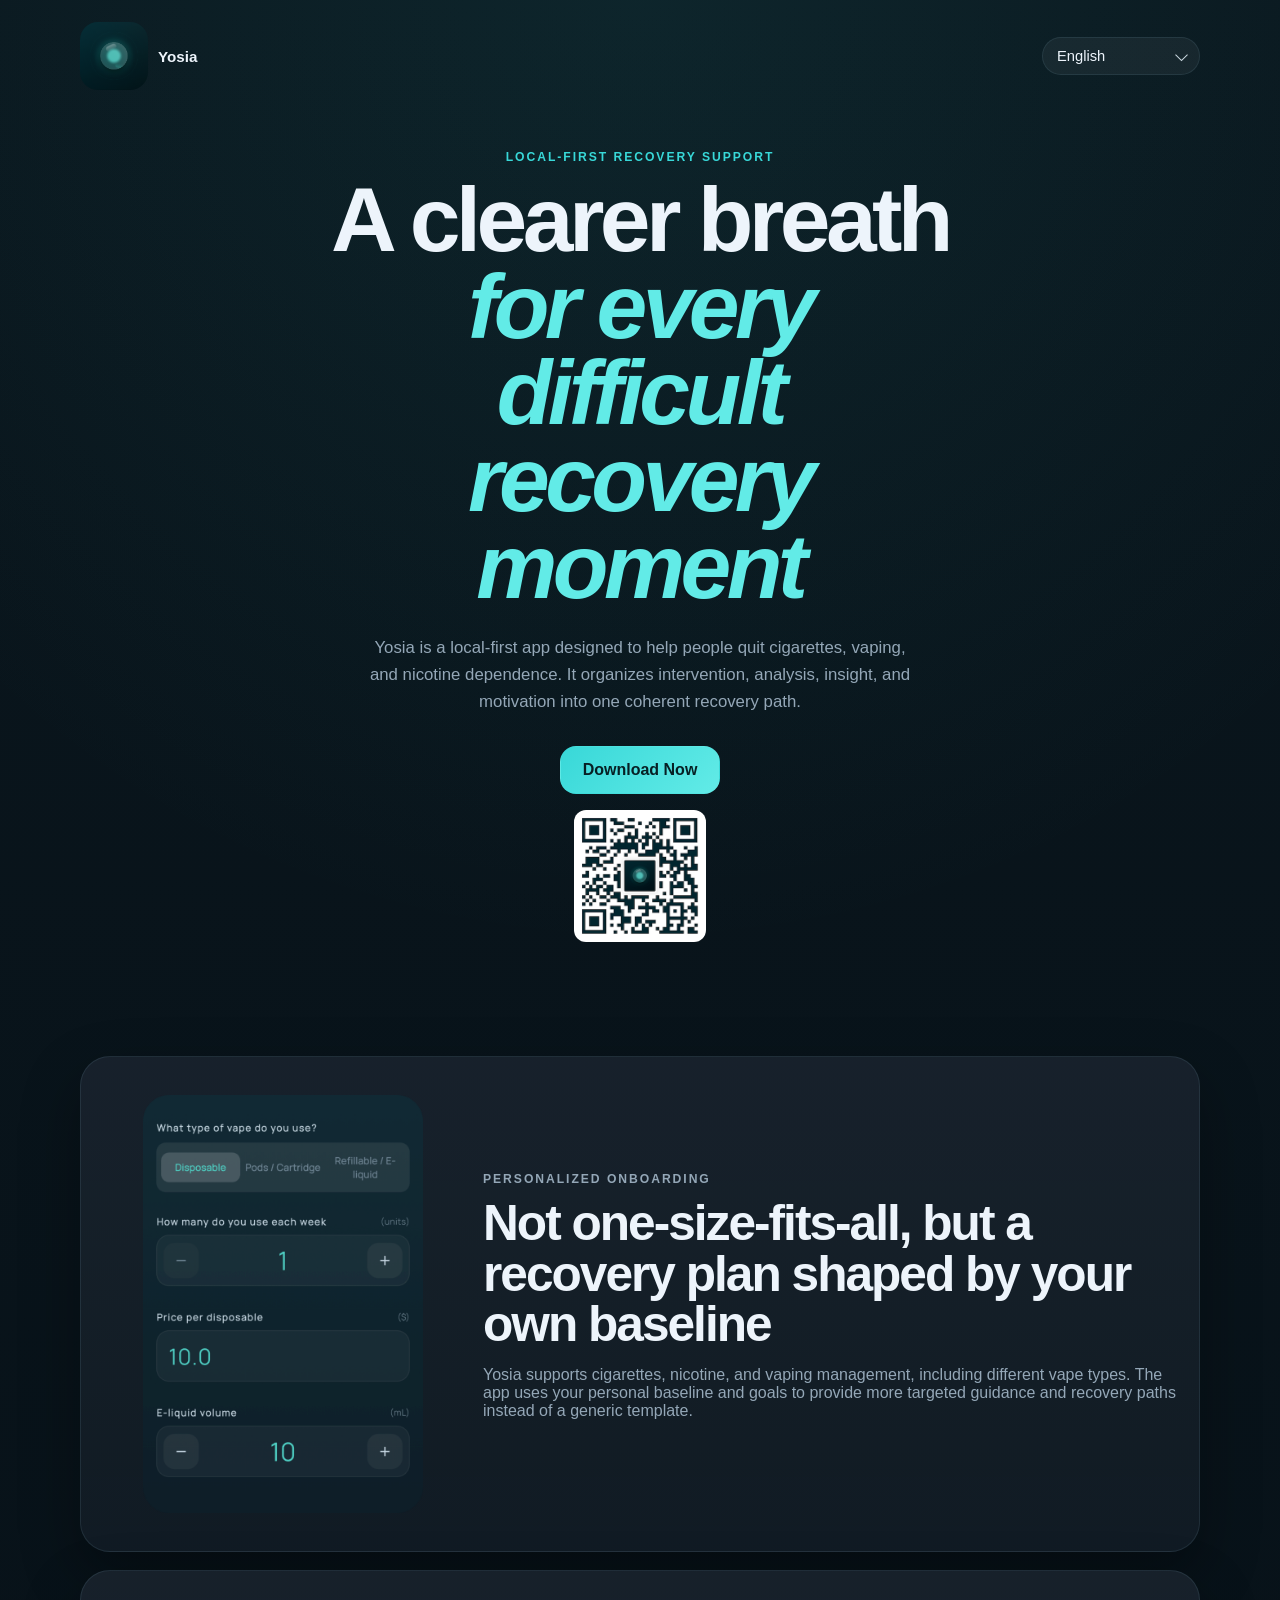
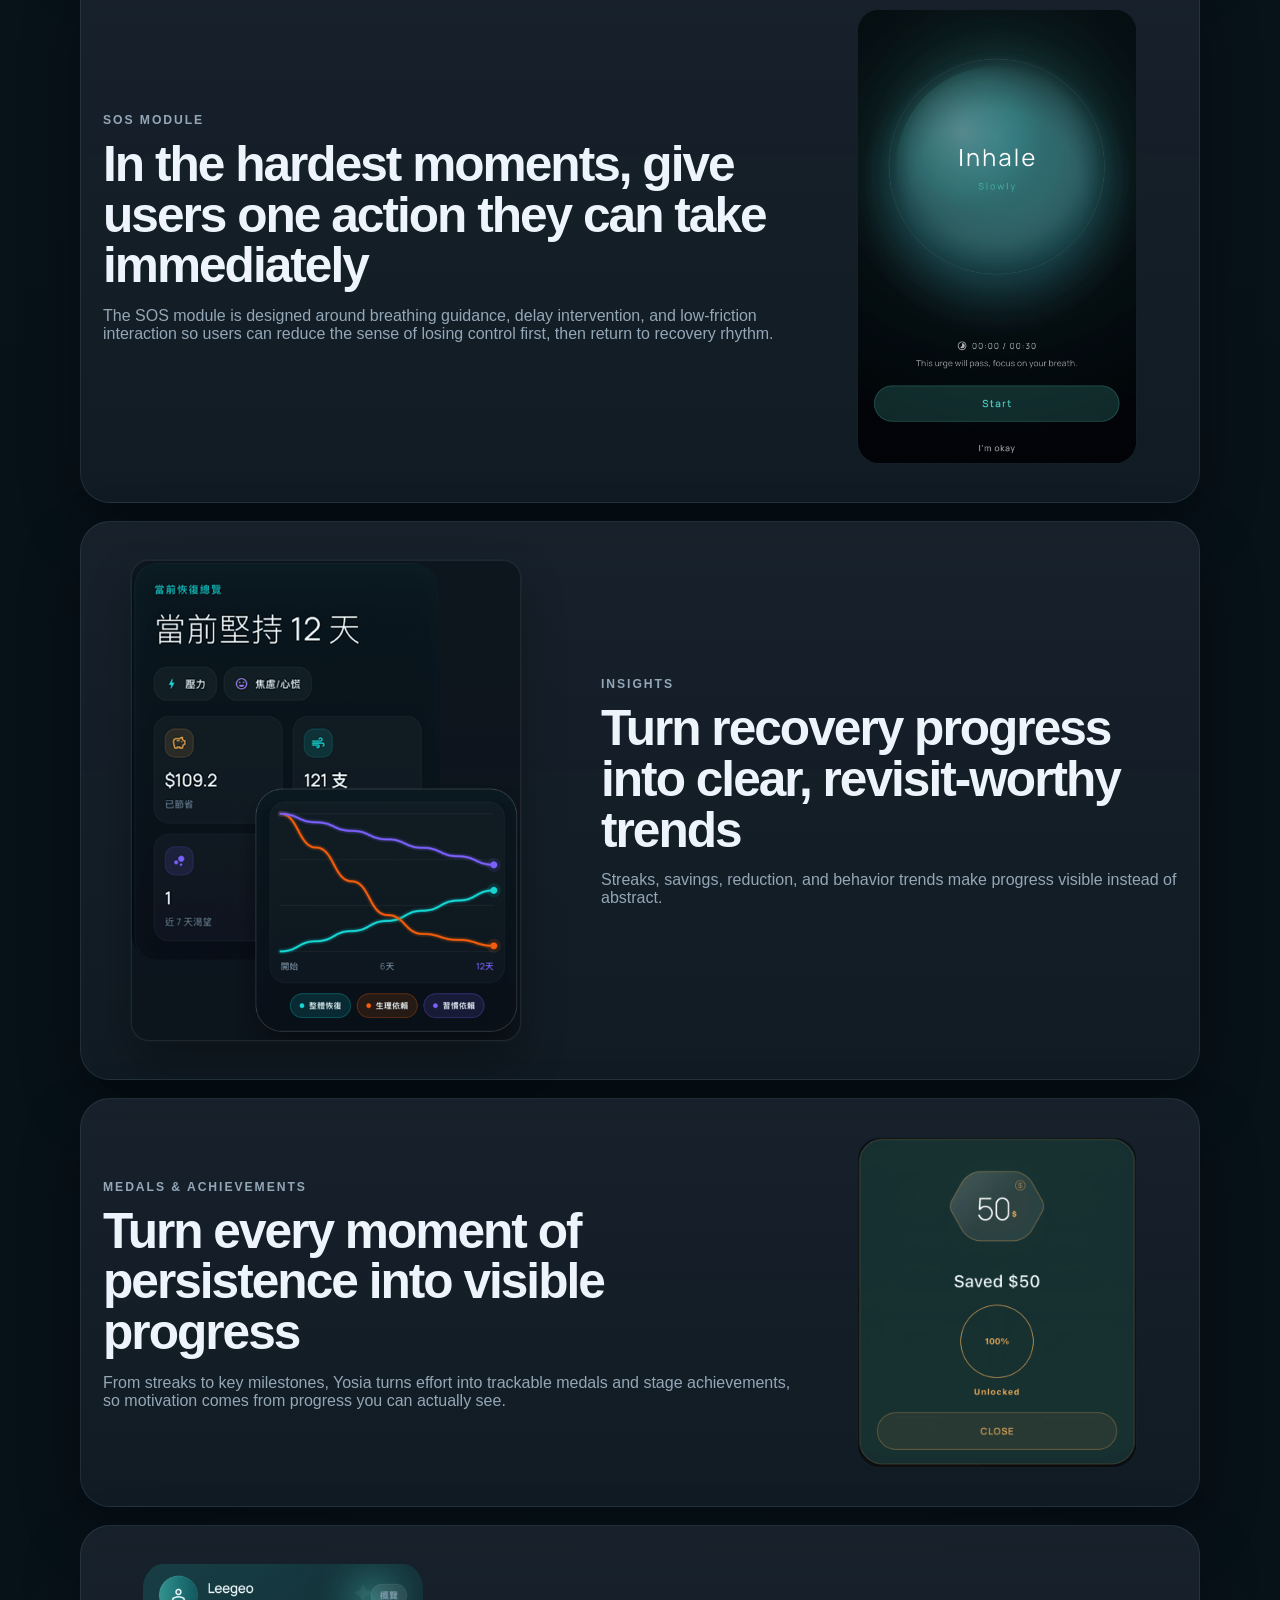
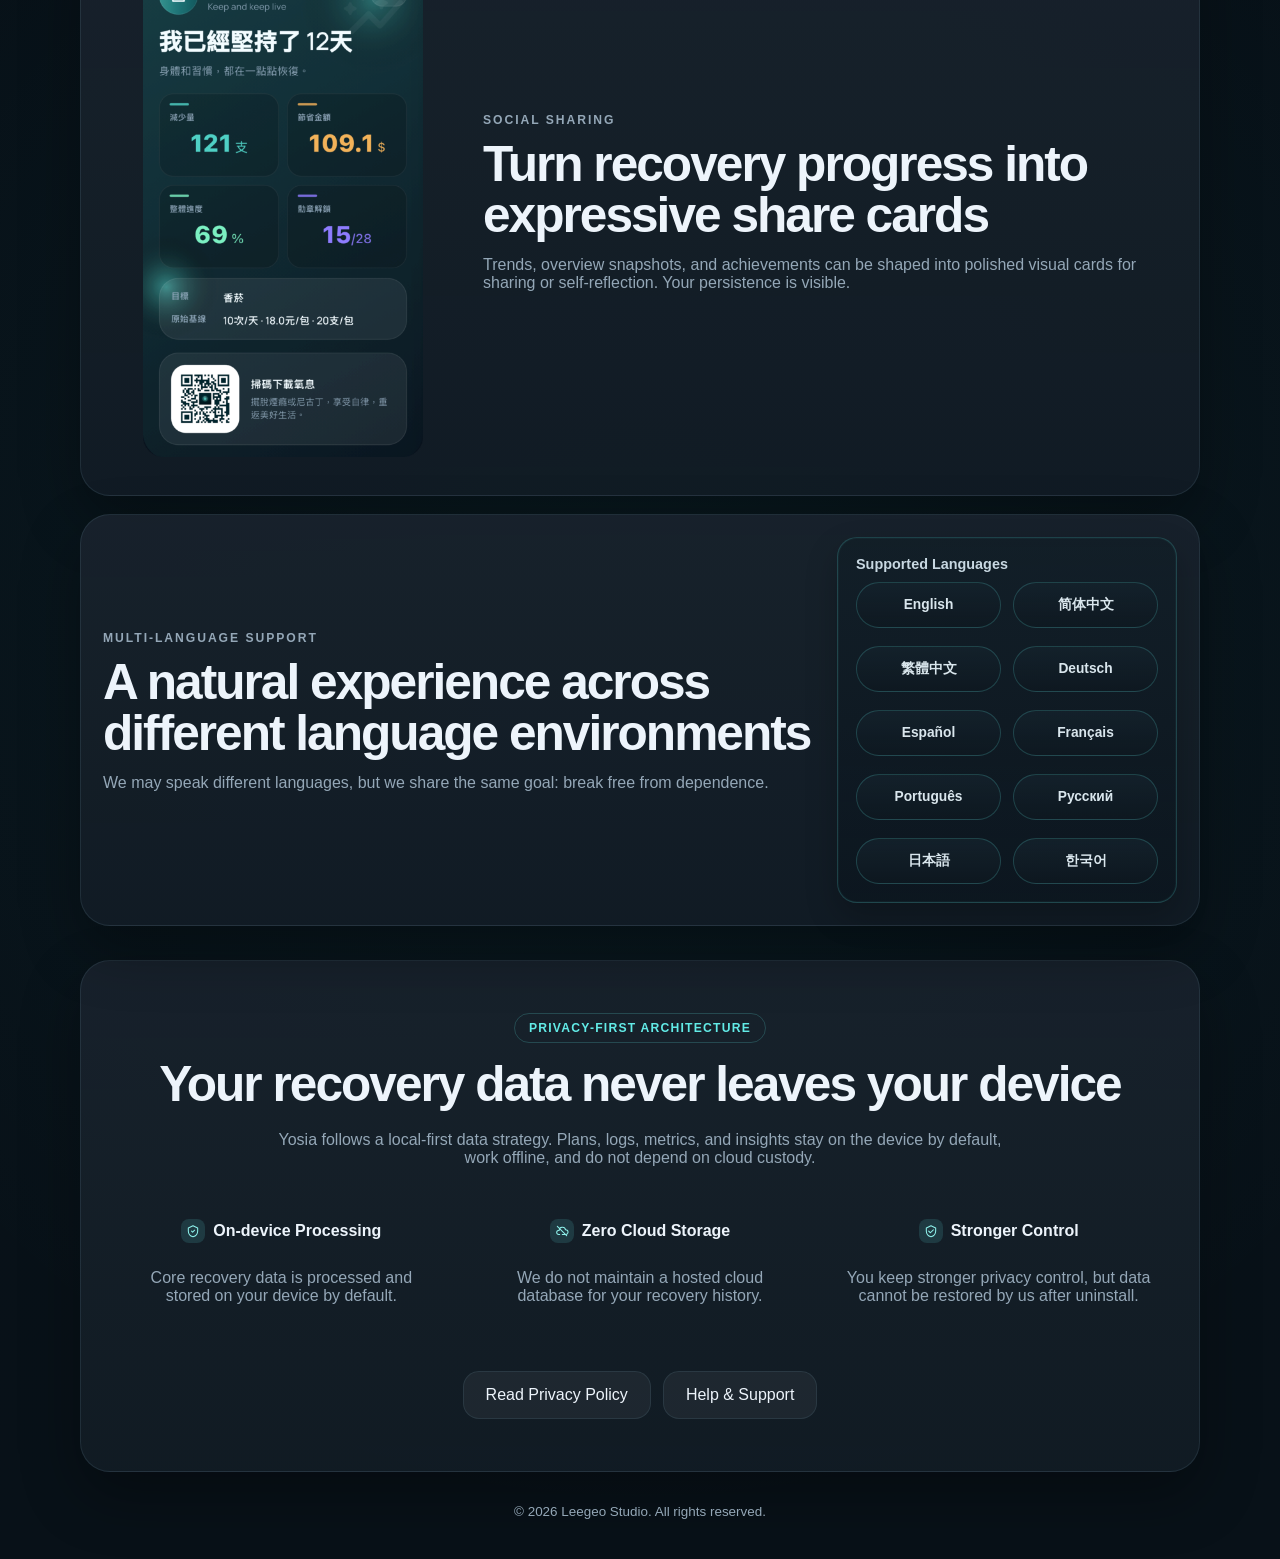
<file: yosia/index.html>
<!DOCTYPE html>
<html lang="zh-CN">
  <head>
    <meta charset="UTF-8" />
    <meta
      name="viewport"
      content="width=device-width, initial-scale=1.0, viewport-fit=cover"
    />
    <title>氧息 | 本地优先的戒烟支持 App</title>
    <meta
      name="description"
      content="氧息是一款本地优先的戒烟、戒电子烟与尼古丁管理应用，支持离线使用，数据仅保存在你的设备中。"
    />
    <link rel="icon" type="image/png" href="./assets/app_icon.png" />
    <link rel="stylesheet" href="./styles.css" />
  </head>
  <body data-page="home" class="landing-body">
    <div class="landing-shell">
      <header class="masthead">
        <a class="masthead__brand" href="./index.html" aria-label="氧息">
          <img src="./assets/app_icon.png" alt="氧息 App Icon" class="masthead__icon" />
          <span class="masthead__name" data-i18n="brand.name">氧息</span>
        </a>
        <div class="lang-switch" aria-label="Language switch">
          <button
            id="language-trigger"
            class="lang-switch__trigger"
            type="button"
            aria-haspopup="listbox"
            aria-expanded="false"
            aria-label="Language select"
          >
            <span id="language-current">简体中文</span>
          </button>
          <ul id="language-menu" class="lang-switch__menu" role="listbox" hidden>
            <li><button type="button" class="lang-switch__option" data-locale="zh-CN">简体中文</button></li>
            <li><button type="button" class="lang-switch__option" data-locale="zh-TW">繁體中文</button></li>
            <li><button type="button" class="lang-switch__option" data-locale="en">English</button></li>
            <li><button type="button" class="lang-switch__option" data-locale="de">Deutsch</button></li>
            <li><button type="button" class="lang-switch__option" data-locale="es">Español</button></li>
            <li><button type="button" class="lang-switch__option" data-locale="fr">Français</button></li>
            <li><button type="button" class="lang-switch__option" data-locale="pt">Português</button></li>
            <li><button type="button" class="lang-switch__option" data-locale="ru">Русский</button></li>
            <li><button type="button" class="lang-switch__option" data-locale="ja">日本語</button></li>
            <li><button type="button" class="lang-switch__option" data-locale="ko">한국어</button></li>
          </ul>
        </div>
      </header>

      <main>
        <section class="hero-lab">
          <div class="hero-lab__content hero-lab__content--center">
            <p class="hero-lab__eyebrow" data-i18n="home.hero.eyebrow">本地优先恢复支持</p>
            <h1 class="hero-lab__title">
              <span data-i18n="home.hero.titleLineOne">给每一次戒断，</span>
              <em data-i18n="home.hero.titleEmphasis">留出一口更清醒的呼吸</em>
            </h1>
            <p class="hero-lab__lead" data-i18n="home.hero.lead">
              氧息是一款帮助你摆脱香烟、电子烟与尼古丁依赖的本地应用。它把即时干预、历史分析、数据洞察和成就激励组织成一条连贯的恢复路径。
            </p>
            <div class="hero-lab__actions">
              <button id="home-download-button" class="store-button store-button--primary" type="button">
                <span data-i18n="home.hero.primary">立即下载</span>
              </button>
            </div>
            <div class="hero-qrcode">
              <img src="./assets/download_qrcode.png" alt="氧息下载二维码" class="hero-qrcode__image" />
            </div>
            <p id="home-download-hint" class="hero-lab__hint" data-i18n="home.hero.hint">
              将根据你的设备自动跳转到对应商店。
            </p>
          </div>
        </section>

        <section class="module-band">
          <article class="module-row module-row--guide">
            <div class="module-row__copy">
              <p class="module-row__eyebrow" data-i18n="home.modules.guide.eyebrow">个性化引导</p>
              <h2 data-i18n="home.modules.guide.title">不是千篇一律，而是基于个人基线的定制恢复方案</h2>
              <p data-i18n="home.modules.guide.body">
                氧息不仅支持香烟，也支持尼古丁与电子烟管理，甚至覆盖不同类型电子烟场景。系统会结合你的个人基线与目标，生成更有针对性的恢复建议与路径，而非统一模板。
              </p>
            </div>
            <figure class="module-row__media">
              <img src="./assets/guide_baseline.png" alt="氧息个性化引导与基线设置页" />
            </figure>
          </article>

          <article class="module-row">
            <div class="module-row__copy">
              <p class="module-row__eyebrow" data-i18n="home.modules.sos.eyebrow">SOS 模块</p>
              <h2 data-i18n="home.modules.sos.title">在最艰难的时刻，先给用户一个能立刻执行的动作</h2>
              <p data-i18n="home.modules.sos.body">
                SOS 模块围绕呼吸引导、延时干预和简洁交互设计，目的是在高压瞬间快速降低失控感，让用户先稳住自己，再继续恢复节奏。
              </p>
            </div>
            <figure class="module-row__media">
              <img src="./assets/sos_breathe.png" alt="氧息 SOS 呼吸引导页" />
            </figure>
          </article>

          <article class="module-row module-row--reverse module-row--insights">
            <div class="module-row__copy">
              <p class="module-row__eyebrow" data-i18n="home.modules.insights.eyebrow">数据洞察</p>
              <h2 data-i18n="home.modules.insights.title">让恢复结果从模糊感受变成清晰趋势</h2>
              <p data-i18n="home.modules.insights.body">
                通过连续坚持、节省金额、减少量和行为趋势等信息，把恢复过程转成更愿意反复查看的数据面板。
              </p>
            </div>
            <figure class="module-row__media module-row__media--insights-stack">
              <img
                src="./assets/insight_overview.png"
                alt="氧息数据洞察概览页"
                class="insight-single__image"
              />
            </figure>
          </article>

          <article class="module-row">
            <div class="module-row__copy">
              <p class="module-row__eyebrow" data-i18n="home.modules.medal.eyebrow">勋章与成就</p>
              <h2 data-i18n="home.modules.medal.title">把每一次坚持转成看得见的成就反馈</h2>
              <p data-i18n="home.modules.medal.body">
                从连续坚持到关键里程碑，氧息会把你的努力沉淀为可追踪的勋章与阶段成就，让动力不只来自意志，更来自被看见的进步。
              </p>
            </div>
            <figure class="module-row__media">
              <img src="./assets/medal_alert.png" alt="氧息勋章与成就页" />
            </figure>
          </article>

          <article class="module-row module-row--guide">
            <div class="module-row__copy">
              <p class="module-row__eyebrow" data-i18n="home.modules.share.eyebrow">社交分享</p>
              <h2 data-i18n="home.modules.share.title">把恢复成果转成更有表达力的分享卡片</h2>
              <p data-i18n="home.modules.share.body">
                趋势、概览和成就不只是给自己看，也能被整理成高质量分享卡片，更适合表达和记录。
              </p>
            </div>
            <figure class="module-row__media">
              <img src="./assets/share_overview.png" alt="氧息分享概览卡片" />
            </figure>
          </article>

          <article class="module-row module-row--language">
            <div class="module-row__copy">
              <p class="module-row__eyebrow" data-i18n="home.modules.language.eyebrow">多语言支持</p>
              <h2 data-i18n="home.modules.language.title">在不同语言环境下，保持同样自然的使用体验</h2>
              <p data-i18n="home.modules.language.body">
                我们的App支持高达10种语言，并且未来会持续增加。虽然我们有着不同的语言，但我们有着相同的目标：摆脱依赖。
              </p>
            </div>
            <aside class="language-panel" aria-label="Supported languages">
              <p class="language-list__title" data-i18n="home.modules.language.listTitle">当前支持语言</p>
              <ul class="language-list" aria-label="Supported languages">
                <li>English</li>
                <li>简体中文</li>
                <li>繁體中文</li>
                <li>Deutsch</li>
                <li>Español</li>
                <li>Français</li>
                <li>Português</li>
                <li>Русский</li>
                <li>日本語</li>
                <li>한국어</li>
              </ul>
            </aside>
          </article>
        </section>

        <section class="privacy-architecture">
          <div class="privacy-architecture__badge" data-i18n="home.modules.privacy.badge">隐私优先架构</div>
          <h2 data-i18n="home.modules.privacy.title">你的恢复数据，不会离开你的设备</h2>
          <p class="privacy-architecture__lead" data-i18n="home.modules.privacy.body">
            氧息采用本地优先的数据策略。你的计划、记录、统计与洞察默认保存在设备本地，支持离线使用，不依赖云端托管恢复历史。
          </p>
          <div class="privacy-points">
            <article class="privacy-point">
              <h3 class="privacy-point__title">
                <span class="privacy-point__icon" aria-hidden="true">
                  <svg viewBox="0 0 24 24" fill="none">
                    <path d="M12 3L20 7V12C20 16.5 16.9 20.7 12 22C7.1 20.7 4 16.5 4 12V7L12 3Z" />
                    <path d="M9.5 12.2L11.4 14.1L14.8 10.7" />
                  </svg>
                </span>
                <span data-i18n="home.modules.privacy.points.oneTitle">本地处理</span>
              </h3>
              <p data-i18n="home.modules.privacy.points.oneBody">核心恢复数据默认只在你的设备中处理与存储。</p>
            </article>
            <article class="privacy-point">
              <h3 class="privacy-point__title">
                <span class="privacy-point__icon" aria-hidden="true">
                  <svg viewBox="0 0 24 24" fill="none">
                    <path d="M8 18H6.5A3.5 3.5 0 1 1 7.2 11.1A5.5 5.5 0 0 1 18.1 10A3.8 3.8 0 1 1 18.5 18H12.5" />
                    <path d="M4 4L20 20" />
                  </svg>
                </span>
                <span data-i18n="home.modules.privacy.points.twoTitle">无云端托管</span>
              </h3>
              <p data-i18n="home.modules.privacy.points.twoBody">我们不会建立一个代你保管恢复记录的云端数据库。</p>
            </article>
            <article class="privacy-point">
              <h3 class="privacy-point__title">
                <span class="privacy-point__icon" aria-hidden="true">
                  <svg viewBox="0 0 24 24" fill="none">
                    <path d="M12 3L20 7V12C20 16.5 16.9 20.7 12 22C7.1 20.7 4 16.5 4 12V7L12 3Z" />
                    <path d="M8 12.2L11 15L16 10" />
                  </svg>
                </span>
                <span data-i18n="home.modules.privacy.points.threeTitle">更强掌控权</span>
              </h3>
              <p data-i18n="home.modules.privacy.points.threeBody">隐私由你自己掌控，同时卸载后数据也无法由我们恢复。</p>
            </article>
          </div>
          <div class="privacy-architecture__actions">
            <a class="store-button" href="./privacy.html" data-localized-path="./privacy.html" data-i18n="home.modules.privacy.button">
              阅读隐私协议
            </a>
            <a class="store-button" href="./support.html" data-localized-path="./support.html" data-i18n="home.modules.support.button">
              帮助与支持
            </a>
          </div>
        </section>
      </main>

      <footer class="site-copyright">© 2026 Leegeo Studio. All rights reserved.</footer>

    </div>

    <script src="./locales.bundle.js"></script>
    <script src="./app.js"></script>
  </body>
</html>
</file>
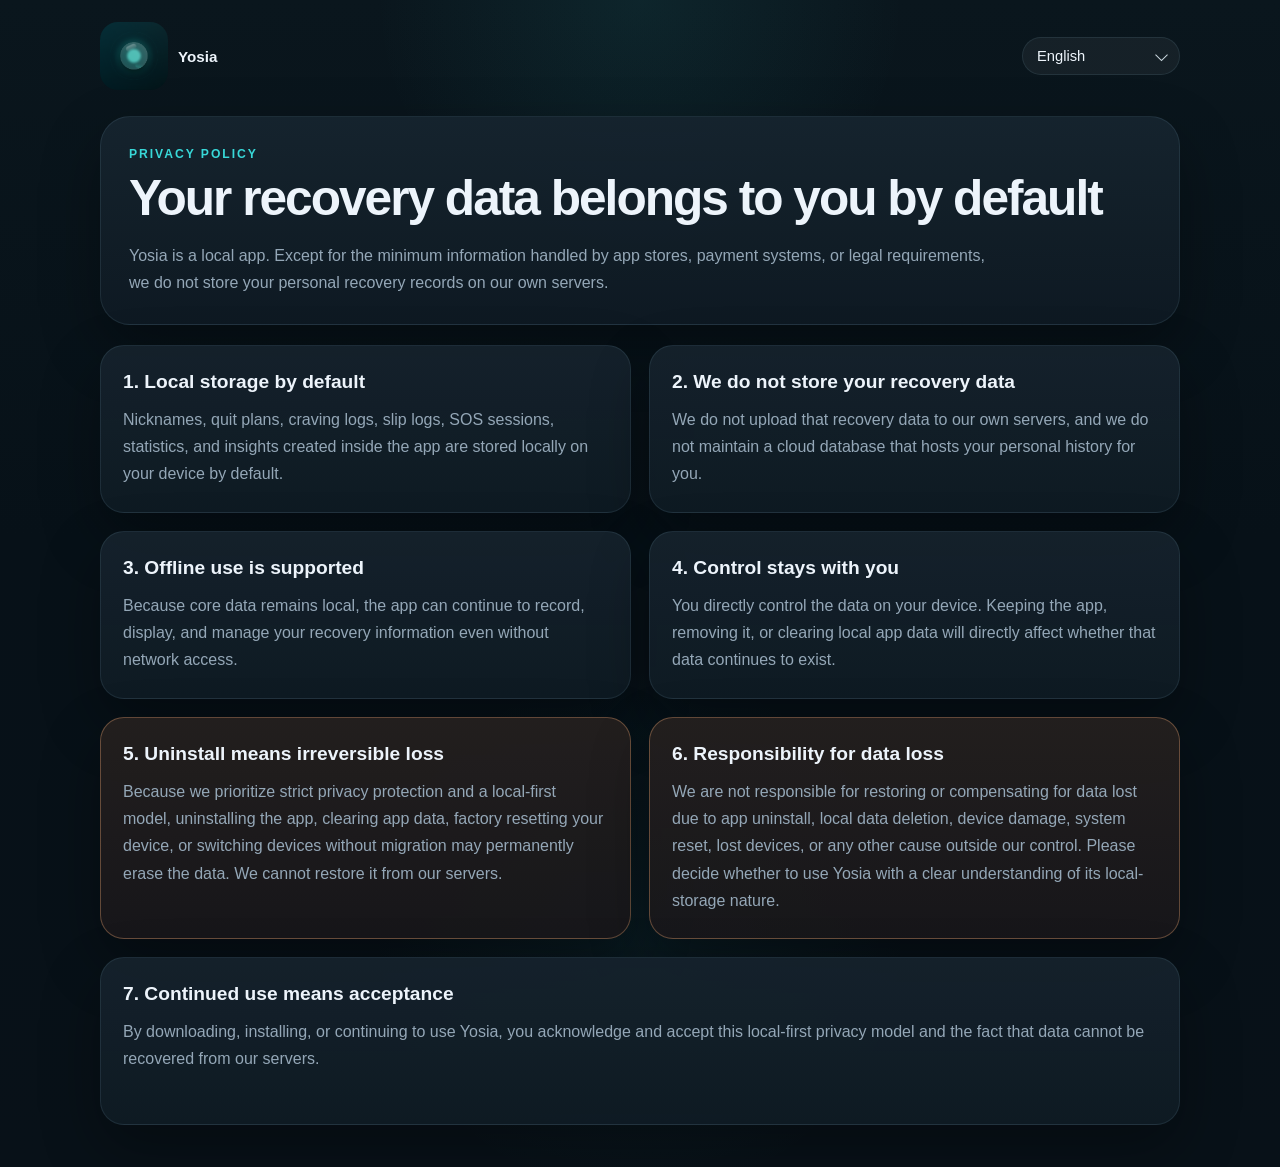
<file: privacy.html>
<!DOCTYPE html>
<html lang="zh-CN">
  <head>
    <meta charset="UTF-8" />
    <meta
      name="viewport"
      content="width=device-width, initial-scale=1.0, viewport-fit=cover"
    />
    <title>氧息隐私协议</title>
    <meta
      name="description"
      content="Yosia 隐私协议：本地优先存储、离线可用、数据不上传服务器。"
    />
    <link rel="icon" type="image/png" href="./assets/app_icon.png" />
    <link rel="stylesheet" href="./styles.css" />
  </head>
  <body data-page="privacy">
    <div class="legal-shell">
      <header class="masthead">
        <a class="masthead__brand" href="./index.html" aria-label="Yosia">
          <img src="./assets/app_icon.png" alt="Yosia App Icon" class="masthead__icon" />
          <span class="masthead__name" data-i18n="brand.name">氧息</span>
        </a>
        <div class="lang-switch" aria-label="Language switch">
          <button
            id="language-trigger"
            class="lang-switch__trigger"
            type="button"
            aria-haspopup="listbox"
            aria-expanded="false"
            aria-label="Language select"
          >
            <span id="language-current">简体中文</span>
          </button>
          <ul id="language-menu" class="lang-switch__menu" role="listbox" hidden>
            <li><button type="button" class="lang-switch__option" data-locale="zh-CN">简体中文</button></li>
            <li><button type="button" class="lang-switch__option" data-locale="zh-TW">繁體中文</button></li>
            <li><button type="button" class="lang-switch__option" data-locale="en">English</button></li>
            <li><button type="button" class="lang-switch__option" data-locale="de">Deutsch</button></li>
            <li><button type="button" class="lang-switch__option" data-locale="es">Español</button></li>
            <li><button type="button" class="lang-switch__option" data-locale="fr">Français</button></li>
            <li><button type="button" class="lang-switch__option" data-locale="pt">Português</button></li>
            <li><button type="button" class="lang-switch__option" data-locale="ru">Русский</button></li>
          </ul>
        </div>
      </header>

      <main>
        <section class="legal-hero">
          <p class="legal-hero__eyebrow" data-i18n="privacy.hero.eyebrow">隐私协议</p>
          <h1 class="legal-hero__title" data-i18n="privacy.hero.title">你的恢复数据，默认只属于你自己</h1>
          <p class="legal-hero__lead" data-i18n="privacy.hero.lead">
            Yosia 是一款本地应用。除非系统商店、支付或法律要求的最小必要信息由相关平台处理，否则我们不会在自己的服务器中保存你的个人恢复记录。
          </p>
        </section>

        <section>
          <div class="legal-list legal-list--policy">
            <article class="legal-card legal-card--policy">
              <h2 class="legal-card__title" data-i18n="privacy.sections.local.title">1. 本地存储原则</h2>
              <p data-i18n="privacy.sections.local.body">
                你在 App 中填写和生成的昵称、戒断计划、渴望记录、破戒记录、SOS 记录、统计与洞察等信息，默认仅存储在你的手机本地。
              </p>
            </article>
            <article class="legal-card legal-card--policy">
              <h2 class="legal-card__title" data-i18n="privacy.sections.server.title">2. 我们不保存你的恢复数据</h2>
              <p data-i18n="privacy.sections.server.body">
                我们不会把上述恢复数据上传到我们自有的服务器，也不会建立一个由我们代为托管你历史记录的云端数据库。
              </p>
            </article>
            <article class="legal-card legal-card--policy">
              <h2 class="legal-card__title" data-i18n="privacy.sections.offline.title">3. 支持离线使用</h2>
              <p data-i18n="privacy.sections.offline.body">
                由于核心数据保存在本地，App 在无网络环境下仍可继续记录、查看和管理你的主要恢复内容。
              </p>
            </article>
            <article class="legal-card legal-card--policy">
              <h2 class="legal-card__title" data-i18n="privacy.sections.control.title">4. 数据控制权归你所有</h2>
              <p data-i18n="privacy.sections.control.body">
                你对设备中的数据拥有直接控制权。你可以自行保留设备、删除 App 或清除设备数据，这些操作会直接影响本地数据是否继续存在。
              </p>
            </article>
            <article class="legal-card legal-card--policy legal-card--warning">
              <h2 class="legal-card__title" data-i18n="privacy.sections.loss.title">5. 卸载后的数据不可恢复</h2>
              <p data-i18n="privacy.sections.loss.body">
                正是因为我们坚持绝对的隐私保护和本地优先策略，当你卸载 App、清除 App 数据、恢复出厂设置或更换且未迁移旧设备时，相关数据可能会被永久删除，且无法从我们的服务器恢复。
              </p>
            </article>
            <article class="legal-card legal-card--policy legal-card--warning">
              <h2 class="legal-card__title" data-i18n="privacy.sections.liability.title">6. 关于数据丢失责任</h2>
              <p data-i18n="privacy.sections.liability.body">
                对于因你主动卸载 App、删除本地数据、设备损坏、系统重装、设备丢失或其他非我们控制范围内原因导致的数据丢失，我们不承担恢复责任或补偿责任。请你在理解本地存储特性的基础上自行决定是否继续使用。
              </p>
            </article>
            <article class="legal-card legal-card--policy legal-card--full">
              <h2 class="legal-card__title" data-i18n="privacy.sections.accept.title">7. 继续使用即表示理解并接受</h2>
              <p data-i18n="privacy.sections.accept.body">
                当你下载、安装或继续使用 Yosia，即视为你已经阅读并理解上述隐私说明，接受本地优先、不可云端恢复的数据管理方式。
              </p>
            </article>
          </div>
        </section>
      </main>
    </div>

    <script src="./locales.bundle.js"></script>
    <script src="./app.js"></script>
  </body>
</html>
</file>
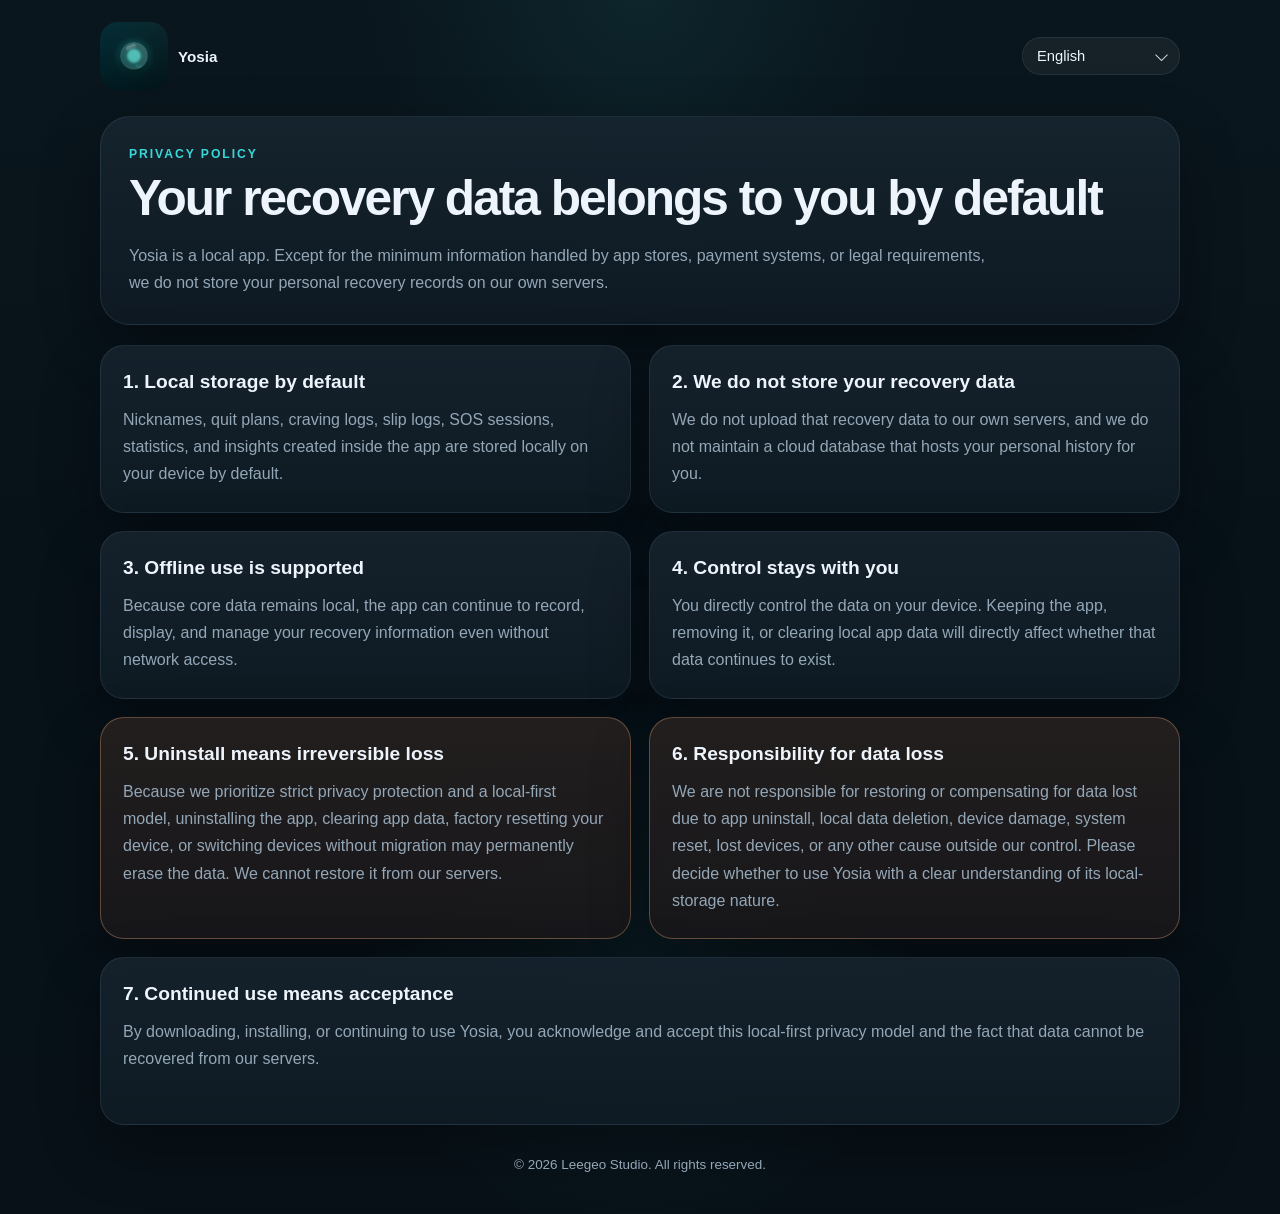
<file: yosia/privacy.html>
<!DOCTYPE html>
<html lang="zh-CN">
  <head>
    <meta charset="UTF-8" />
    <meta
      name="viewport"
      content="width=device-width, initial-scale=1.0, viewport-fit=cover"
    />
    <title>氧息隐私协议</title>
    <meta
      name="description"
      content="Yosia 隐私协议：本地优先存储、离线可用、数据不上传服务器。"
    />
    <link rel="icon" type="image/png" href="./assets/app_icon.png" />
    <link rel="stylesheet" href="./styles.css" />
  </head>
  <body data-page="privacy">
    <div class="legal-shell">
      <header class="masthead">
        <a class="masthead__brand" href="./index.html" aria-label="Yosia">
          <img src="./assets/app_icon.png" alt="Yosia App Icon" class="masthead__icon" />
          <span class="masthead__name" data-i18n="brand.name">氧息</span>
        </a>
        <div class="lang-switch" aria-label="Language switch">
          <button
            id="language-trigger"
            class="lang-switch__trigger"
            type="button"
            aria-haspopup="listbox"
            aria-expanded="false"
            aria-label="Language select"
          >
            <span id="language-current">简体中文</span>
          </button>
          <ul id="language-menu" class="lang-switch__menu" role="listbox" hidden>
            <li><button type="button" class="lang-switch__option" data-locale="zh-CN">简体中文</button></li>
            <li><button type="button" class="lang-switch__option" data-locale="zh-TW">繁體中文</button></li>
            <li><button type="button" class="lang-switch__option" data-locale="en">English</button></li>
            <li><button type="button" class="lang-switch__option" data-locale="de">Deutsch</button></li>
            <li><button type="button" class="lang-switch__option" data-locale="es">Español</button></li>
            <li><button type="button" class="lang-switch__option" data-locale="fr">Français</button></li>
            <li><button type="button" class="lang-switch__option" data-locale="pt">Português</button></li>
            <li><button type="button" class="lang-switch__option" data-locale="ru">Русский</button></li>
            <li><button type="button" class="lang-switch__option" data-locale="ja">日本語</button></li>
            <li><button type="button" class="lang-switch__option" data-locale="ko">한국어</button></li>
          </ul>
        </div>
      </header>

      <main>
        <section class="legal-hero">
          <p class="legal-hero__eyebrow" data-i18n="privacy.hero.eyebrow">隐私协议</p>
          <h1 class="legal-hero__title" data-i18n="privacy.hero.title">你的恢复数据，默认只属于你自己</h1>
          <p class="legal-hero__lead" data-i18n="privacy.hero.lead">
            Yosia 是一款本地应用。除非系统商店、支付或法律要求的最小必要信息由相关平台处理，否则我们不会在自己的服务器中保存你的个人恢复记录。
          </p>
        </section>

        <section>
          <div class="legal-list legal-list--policy">
            <article class="legal-card legal-card--policy">
              <h2 class="legal-card__title" data-i18n="privacy.sections.local.title">1. 本地存储原则</h2>
              <p data-i18n="privacy.sections.local.body">
                你在 App 中填写和生成的昵称、戒断计划、渴望记录、破戒记录、SOS 记录、统计与洞察等信息，默认仅存储在你的手机本地。
              </p>
            </article>
            <article class="legal-card legal-card--policy">
              <h2 class="legal-card__title" data-i18n="privacy.sections.server.title">2. 我们不保存你的恢复数据</h2>
              <p data-i18n="privacy.sections.server.body">
                我们不会把上述恢复数据上传到我们自有的服务器，也不会建立一个由我们代为托管你历史记录的云端数据库。
              </p>
            </article>
            <article class="legal-card legal-card--policy">
              <h2 class="legal-card__title" data-i18n="privacy.sections.offline.title">3. 支持离线使用</h2>
              <p data-i18n="privacy.sections.offline.body">
                由于核心数据保存在本地，App 在无网络环境下仍可继续记录、查看和管理你的主要恢复内容。
              </p>
            </article>
            <article class="legal-card legal-card--policy">
              <h2 class="legal-card__title" data-i18n="privacy.sections.control.title">4. 数据控制权归你所有</h2>
              <p data-i18n="privacy.sections.control.body">
                你对设备中的数据拥有直接控制权。你可以自行保留设备、删除 App 或清除设备数据，这些操作会直接影响本地数据是否继续存在。
              </p>
            </article>
            <article class="legal-card legal-card--policy legal-card--warning">
              <h2 class="legal-card__title" data-i18n="privacy.sections.loss.title">5. 卸载后的数据不可恢复</h2>
              <p data-i18n="privacy.sections.loss.body">
                正是因为我们坚持绝对的隐私保护和本地优先策略，当你卸载 App、清除 App 数据、恢复出厂设置或更换且未迁移旧设备时，相关数据可能会被永久删除，且无法从我们的服务器恢复。
              </p>
            </article>
            <article class="legal-card legal-card--policy legal-card--warning">
              <h2 class="legal-card__title" data-i18n="privacy.sections.liability.title">6. 关于数据丢失责任</h2>
              <p data-i18n="privacy.sections.liability.body">
                对于因你主动卸载 App、删除本地数据、设备损坏、系统重装、设备丢失或其他非我们控制范围内原因导致的数据丢失，我们不承担恢复责任或补偿责任。请你在理解本地存储特性的基础上自行决定是否继续使用。
              </p>
            </article>
            <article class="legal-card legal-card--policy legal-card--full">
              <h2 class="legal-card__title" data-i18n="privacy.sections.accept.title">7. 继续使用即表示理解并接受</h2>
              <p data-i18n="privacy.sections.accept.body">
                当你下载、安装或继续使用 Yosia，即视为你已经阅读并理解上述隐私说明，接受本地优先、不可云端恢复的数据管理方式。
              </p>
            </article>
          </div>
        </section>
      </main>

      <footer class="site-copyright">© 2026 Leegeo Studio. All rights reserved.</footer>
    </div>

    <script src="./locales.bundle.js"></script>
    <script src="./app.js"></script>
  </body>
</html>
</file>
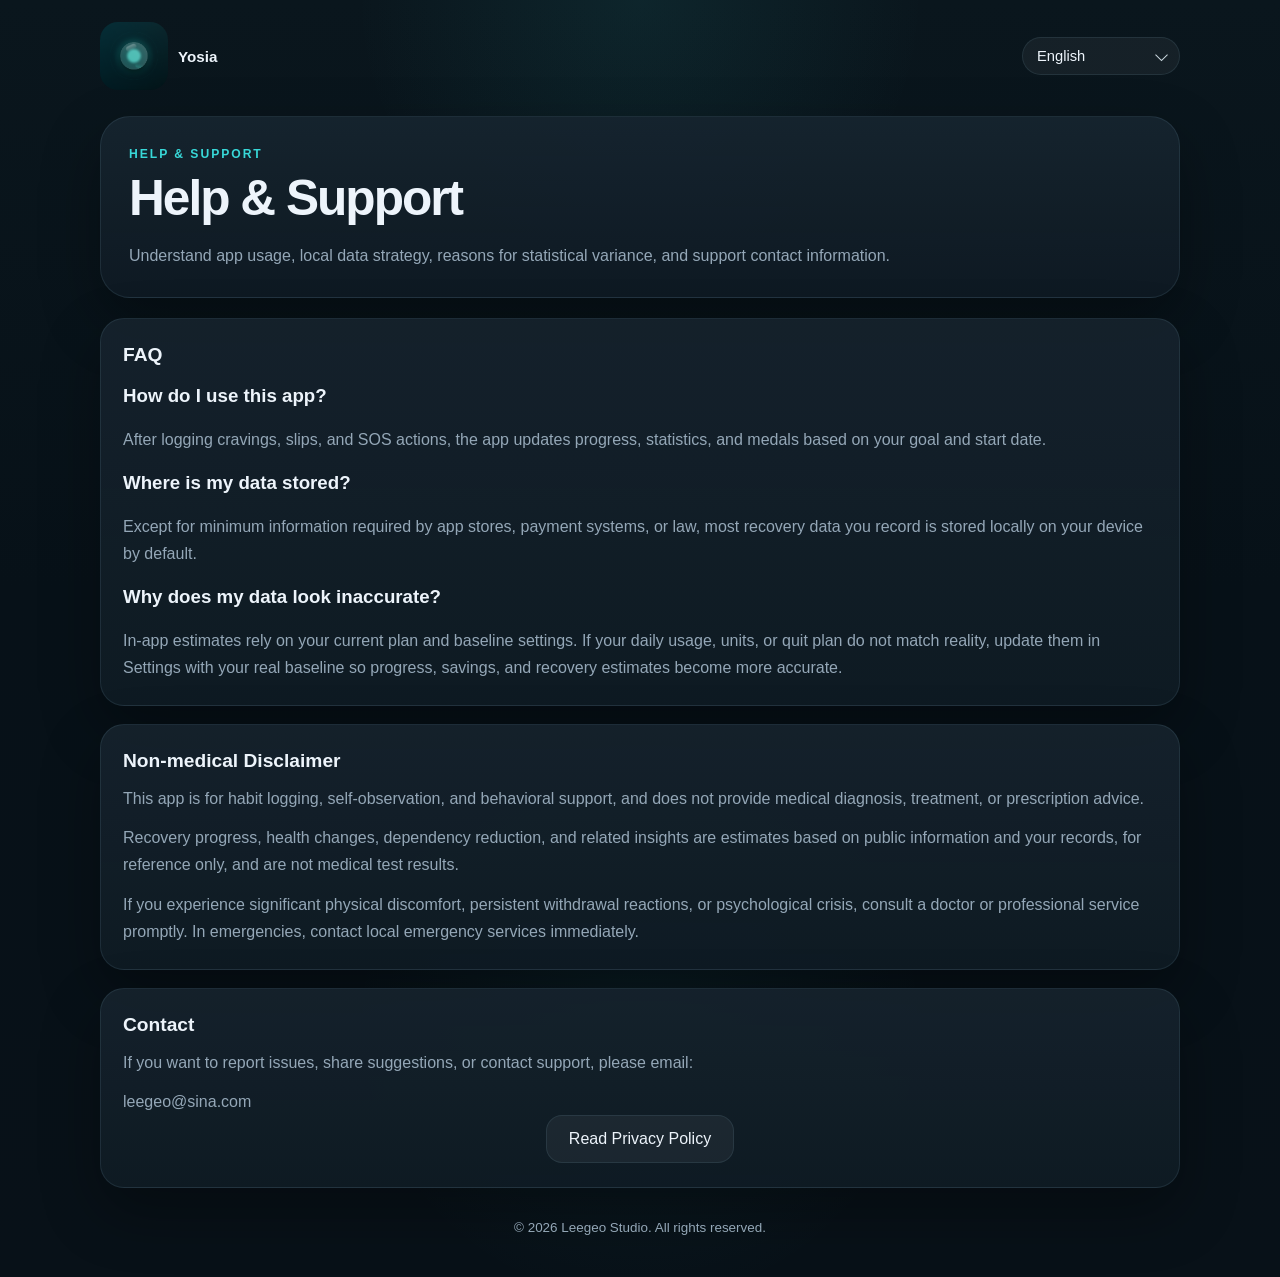
<file: yosia/support.html>
<!DOCTYPE html>
<html lang="zh-CN">
  <head>
    <meta charset="UTF-8" />
    <meta
      name="viewport"
      content="width=device-width, initial-scale=1.0, viewport-fit=cover"
    />
    <title>氧息帮助与支持</title>
    <meta
      name="description"
      content="Yosia 帮助与支持：常见问题、非医学声明与联系方式。"
    />
    <link rel="icon" type="image/png" href="./assets/app_icon.png" />
    <link rel="stylesheet" href="./styles.css" />
  </head>
  <body data-page="support">
    <div class="legal-shell">
      <header class="masthead">
        <a class="masthead__brand" href="./index.html" aria-label="Yosia">
          <img src="./assets/app_icon.png" alt="Yosia App Icon" class="masthead__icon" />
          <span class="masthead__name" data-i18n="brand.name">氧息</span>
        </a>
        <div class="lang-switch" aria-label="Language switch">
          <button
            id="language-trigger"
            class="lang-switch__trigger"
            type="button"
            aria-haspopup="listbox"
            aria-expanded="false"
            aria-label="Language select"
          >
            <span id="language-current">简体中文</span>
          </button>
          <ul id="language-menu" class="lang-switch__menu" role="listbox" hidden>
            <li><button type="button" class="lang-switch__option" data-locale="zh-CN">简体中文</button></li>
            <li><button type="button" class="lang-switch__option" data-locale="zh-TW">繁體中文</button></li>
            <li><button type="button" class="lang-switch__option" data-locale="en">English</button></li>
            <li><button type="button" class="lang-switch__option" data-locale="de">Deutsch</button></li>
            <li><button type="button" class="lang-switch__option" data-locale="es">Español</button></li>
            <li><button type="button" class="lang-switch__option" data-locale="fr">Français</button></li>
            <li><button type="button" class="lang-switch__option" data-locale="pt">Português</button></li>
            <li><button type="button" class="lang-switch__option" data-locale="ru">Русский</button></li>
            <li><button type="button" class="lang-switch__option" data-locale="ja">日本語</button></li>
            <li><button type="button" class="lang-switch__option" data-locale="ko">한국어</button></li>
          </ul>
        </div>
      </header>

      <main>
        <section class="legal-hero">
          <p class="legal-hero__eyebrow" data-i18n="support.hero.eyebrow">帮助与支持</p>
          <h1 class="legal-hero__title" data-i18n="support.hero.title">帮助与支持</h1>
          <p class="legal-hero__lead" data-i18n="support.hero.lead">
            了解应用使用方式、数据存储策略、统计偏差原因与支持联系方式。
          </p>
        </section>

        <section>
          <div class="legal-list">
            <article class="legal-card">
              <h2 class="legal-card__title" data-i18n="support.faq.title">常见问题</h2>
              <h3 data-i18n="support.faq.q1">如何使用这个应用？</h3>
              <p data-i18n="support.faq.a1">
                记录渴望、破戒和 SOS 后，应用会基于你的目标与开始日期更新进度、统计和勋章。
              </p>
              <h3 data-i18n="support.faq.q2">我的数据存在哪里？</h3>
              <p data-i18n="support.faq.a2">
                除应用商店、支付系统或法律要求涉及的最少信息外，你在应用内记录的大部分恢复数据默认保存在本机设备中。
              </p>
              <h3 data-i18n="support.faq.q3">为什么我的数据看起来不够准确？</h3>
              <p data-i18n="support.faq.a3">
                应用内的估算依赖你当前设置的计划和基线数据。如果你的日均使用量、单位或戒断计划与真实情况不一致，请进入设置修改计划，并按真实基线更新相关数据，这样进度、节省金额和恢复估算会更贴近实际。
              </p>
            </article>

            <article class="legal-card">
              <h2 class="legal-card__title" data-i18n="support.disclaimer.title">非医学声明</h2>
              <p data-i18n="support.disclaimer.one">
                本应用用于习惯记录、自我观察和行为支持，不提供医疗诊断、治疗或处方建议。
              </p>
              <p data-i18n="support.disclaimer.two">
                恢复进度、健康变化、依赖下降和相关洞察均为基于公开资料及你的记录所做的估算，仅供参考，不代表医学检验结果。
              </p>
              <p data-i18n="support.disclaimer.three">
                如出现明显身体不适、持续戒断反应或心理危机，请及时咨询医生或专业机构；如遇紧急情况，请立即联系当地急救服务。
              </p>
            </article>

            <article class="legal-card">
              <h2 class="legal-card__title" data-i18n="support.contact.title">联系方式</h2>
              <p data-i18n="support.contact.body">
                如果你想反馈问题、提出建议或联系支持，请发送邮件至：
              </p>
              <p>
                <a href="mailto:leegeo@sina.com">leegeo@sina.com</a>
              </p>
              <div class="hero-lab__actions">
                <a class="store-button" href="./privacy.html" data-localized-path="./privacy.html" data-i18n="support.contact.privacyLink">
                  阅读隐私协议
                </a>
              </div>
            </article>
          </div>
        </section>
      </main>

      <footer class="site-copyright">© 2026 Leegeo Studio. All rights reserved.</footer>
    </div>

    <script src="./locales.bundle.js"></script>
    <script src="./app.js"></script>
  </body>
</html>
</file>
<file: yosia/styles.css>
:root {
  color-scheme: dark;
  --bg: #071118;
  --bg-soft: #0d1b24;
  --panel: #16222c;
  --panel-strong: #192733;
  --line: rgba(122, 166, 182, 0.14);
  --text: #edf4fb;
  --text-muted: #94a7b7;
  --brand: #38d8d8;
  --brand-strong: #62ebe7;
  --shadow: 0 24px 60px rgba(0, 0, 0, 0.32);
  --radius-xl: 30px;
  --radius-lg: 24px;
  --radius-md: 18px;
  --max-width: 1120px;
}

* {
  box-sizing: border-box;
}

html {
  scroll-behavior: smooth;
  -webkit-text-size-adjust: 100%;
}

body {
  margin: 0;
  font-family: "SF Pro Display", "PingFang SC", "Helvetica Neue", sans-serif;
  color: var(--text);
  background:
    radial-gradient(circle at top center, rgba(56, 216, 216, 0.08), transparent 20%),
    radial-gradient(circle at 50% 80%, rgba(56, 216, 216, 0.05), transparent 24%),
    linear-gradient(180deg, #0a161d 0%, #071118 46%, #081118 100%);
}

a {
  color: inherit;
  text-decoration: none;
}

button {
  font: inherit;
}

.landing-shell {
  width: min(calc(100% - 28px), var(--max-width));
  margin: 0 auto;
  padding: 22px 0 40px;
}

.masthead {
  display: flex;
  align-items: center;
  justify-content: space-between;
  gap: 16px;
  margin-bottom: 26px;
}

.masthead__brand {
  display: inline-flex;
  align-items: center;
  gap: 10px;
}

.masthead__icon,
.landing-footer__icon {
  width: 68px;
  height: 68px;
  border-radius: 18px;
}

.masthead__name {
  font-size: 0.95rem;
  font-weight: 700;
}

.lang-switch {
  position: relative;
  display: inline-block;
  border-radius: 999px;
}

.lang-switch__trigger {
  min-width: 158px;
  height: 38px;
  padding: 0 38px 0 14px;
  border: 1px solid var(--line);
  border-radius: 999px;
  background: rgba(255, 255, 255, 0.05);
  color: var(--text);
  font-size: 0.92rem;
  text-align: left;
  cursor: pointer;
  outline: none;
}

.lang-switch__trigger::after {
  content: "";
  position: absolute;
  right: 14px;
  top: 50%;
  width: 8px;
  height: 8px;
  border-right: 1.5px solid rgba(225, 239, 247, 0.88);
  border-bottom: 1.5px solid rgba(225, 239, 247, 0.88);
  transform: translateY(-62%) rotate(45deg);
  pointer-events: none;
}

.lang-switch__menu {
  position: absolute;
  top: calc(100% + 8px);
  right: 0;
  min-width: 100%;
  margin: 0;
  padding: 8px;
  list-style: none;
  border: 1px solid var(--line);
  border-radius: 14px;
  background: #1a2a34;
  box-shadow: 0 16px 36px rgba(0, 0, 0, 0.34);
  z-index: 40;
}

.lang-switch__option {
  width: 100%;
  border: 0;
  border-radius: 10px;
  padding: 8px 10px;
  background: transparent;
  color: var(--text);
  font-size: 0.9rem;
  text-align: left;
  cursor: pointer;
}

.lang-switch__option:hover {
  background: rgba(255, 255, 255, 0.08);
}

.lang-switch__option.is-selected {
  background: rgba(98, 235, 231, 0.2);
  color: #dbf8f6;
}

.hero-lab {
  padding: 34px 0 92px;
}

.hero-lab__layout {
  display: grid;
  grid-template-columns: minmax(320px, 0.95fr) minmax(0, 1.05fr);
  gap: 34px;
  align-items: center;
}

.hero-lab__content {
  text-align: left;
}

.hero-lab__content--center {
  max-width: 760px;
  margin: 0 auto;
  text-align: center;
}

.hero-lab__eyebrow,
.section-intro__eyebrow,
.module-row__eyebrow {
  margin: 0 0 12px;
  color: var(--brand);
  font-size: 0.76rem;
  font-weight: 700;
  letter-spacing: 0.16em;
  text-transform: uppercase;
}

.hero-lab__title {
  margin: 0 auto 26px;
  max-width: 640px;
  font-size: clamp(2.8rem, 8vw, 5.7rem);
  line-height: 0.95;
  letter-spacing: -0.05em;
}

.hero-lab__title em {
  color: var(--brand-strong);
  font-style: italic;
}

.hero-lab__lead {
  max-width: 560px;
  margin: 0 auto 30px;
  color: var(--text-muted);
  font-size: 1.05rem;
  line-height: 1.6;
}

.hero-lab__actions,
.privacy-architecture__actions {
  display: flex;
  justify-content: center;
  gap: 12px;
  flex-wrap: wrap;
}

.store-button {
  display: inline-flex;
  align-items: center;
  justify-content: center;
  min-height: 48px;
  padding: 0 22px;
  border: 1px solid var(--line);
  border-radius: 16px;
  background: rgba(255, 255, 255, 0.05);
  color: var(--text);
  cursor: pointer;
  transition: transform 140ms ease, border-color 140ms ease;
}

.store-button:hover {
  transform: translateY(-1px);
  border-color: rgba(98, 235, 231, 0.36);
}

.store-button--primary {
  background: linear-gradient(135deg, var(--brand) 0%, var(--brand-strong) 100%);
  color: #072024;
  border-color: transparent;
  font-weight: 700;
}

.hero-lab__hint {
  margin: 18px 0 0;
  color: var(--text-muted);
  font-size: 0.9rem;
}

.hero-qrcode {
  margin-top: 16px;
  display: flex;
  justify-content: center;
}

.hero-qrcode__image {
  width: 132px;
  height: 132px;
  border-radius: 12px;
  border: 1px solid rgba(255, 255, 255, 0.1);
  background: #fff;
  object-fit: contain;
}

.hero-preview {
  width: 100%;
  margin: 0;
  overflow: hidden;
  border-radius: 28px;
  border: 1px solid rgba(255, 255, 255, 0.04);
  box-shadow: 0 22px 60px rgba(0, 0, 0, 0.3);
}

.hero-preview img {
  display: block;
  width: 100%;
  height: auto;
}

.capability-map {
  margin-top: 18px;
  padding: 8px 0 24px;
}

.section-intro {
  margin-bottom: 22px;
}

.section-intro h2,
.module-row__copy h2,
.privacy-architecture h2 {
  margin: 0;
  font-size: clamp(2rem, 4vw, 3.1rem);
  line-height: 1.02;
  letter-spacing: -0.04em;
}

.phase-grid {
  display: grid;
  grid-template-columns: repeat(3, minmax(0, 1fr));
  gap: 18px;
}

.phase-card,
.module-row,
.privacy-architecture {
  border: 1px solid var(--line);
  border-radius: var(--radius-xl);
  background: linear-gradient(180deg, rgba(24, 34, 44, 0.96), rgba(18, 28, 37, 0.92));
  box-shadow: var(--shadow);
}

.phase-card {
  padding: 20px;
}

.phase-card__meta {
  display: flex;
  align-items: center;
  justify-content: space-between;
  margin-bottom: 18px;
  gap: 12px;
}

.phase-card__head {
  display: flex;
  align-items: center;
  gap: 12px;
  min-width: 0;
}

.phase-card__icon {
  display: inline-flex;
  align-items: center;
  justify-content: center;
  width: 32px;
  height: 32px;
  border-radius: 10px;
  background: rgba(255, 255, 255, 0.08);
}

.phase-card__icon svg {
  width: 18px;
  height: 18px;
  stroke: currentColor;
  stroke-width: 1.8;
  stroke-linecap: round;
  stroke-linejoin: round;
}

.phase-card__icon--rose {
  background: rgba(218, 127, 129, 0.18);
  color: #f0a8a8;
}

.phase-card__icon--cyan {
  background: rgba(56, 216, 216, 0.18);
  color: #68ece7;
}

.phase-card__icon--gold {
  background: rgba(217, 169, 88, 0.18);
  color: #efc36c;
}

.phase-card__icon--slate {
  background: rgba(154, 170, 196, 0.18);
  color: #c2cede;
}

.phase-card__icon--mint {
  background: rgba(91, 214, 177, 0.18);
  color: #88f0cb;
}

.phase-card__icon--blue {
  background: rgba(106, 154, 255, 0.18);
  color: #a9c7ff;
}

.phase-card__index {
  color: var(--text-muted);
  font-size: 0.72rem;
  letter-spacing: 0.14em;
  text-transform: uppercase;
}

.phase-card h3 {
  margin: 0;
  font-size: 1.28rem;
  line-height: 1.1;
}

.phase-card p,
.module-row__copy p,
.privacy-architecture__lead,
.privacy-point p,
.landing-footer p {
  color: var(--text-muted);
}

.phase-card p {
  margin-top: 8px;
}

.roadmap {
  --road-gap: 18px;
  position: relative;
  display: grid;
  grid-template-columns: repeat(3, minmax(0, 1fr));
  gap: var(--road-gap);
  margin-top: 8px;
}

.roadmap-step {
  position: relative;
  padding: 18px;
  border: 1px solid var(--line);
  border-radius: 20px;
  background: linear-gradient(180deg, rgba(22, 33, 42, 0.96), rgba(16, 26, 35, 0.92));
  box-shadow: var(--shadow);
}

.roadmap-step__head {
  display: flex;
  align-items: center;
  gap: 10px;
  margin-bottom: 10px;
}

.roadmap-step__head h3 {
  margin: 0;
  font-size: 1.1rem;
  line-height: 1.18;
}

.roadmap-step__index {
  display: inline-flex;
  align-items: center;
  justify-content: center;
  min-width: 34px;
  height: 24px;
  margin-bottom: 8px;
  padding: 0 8px;
  border-radius: 999px;
  border: 1px solid rgba(98, 235, 231, 0.2);
  color: rgba(180, 228, 228, 0.92);
  font-size: 0.72rem;
  font-weight: 700;
  letter-spacing: 0.08em;
}

.roadmap-step p {
  margin: 0;
  color: var(--text-muted);
}

@media (min-width: 901px) {
  .roadmap-step--1 { grid-column: 1; grid-row: 1; }
  .roadmap-step--2 { grid-column: 2; grid-row: 1; }
  .roadmap-step--3 { grid-column: 3; grid-row: 1; }
  .roadmap-step--4 { grid-column: 3; grid-row: 2; }
  .roadmap-step--5 { grid-column: 2; grid-row: 2; }
  .roadmap-step--6 { grid-column: 1; grid-row: 2; }

  .roadmap-step--1::after,
  .roadmap-step--2::after {
    content: "";
    position: absolute;
    top: 46px;
    right: calc(var(--road-gap) * -1);
    width: var(--road-gap);
    height: 2px;
    background: rgba(96, 202, 224, 0.55);
  }

  .roadmap-step--3::after {
    content: "";
    position: absolute;
    top: calc(100% + 2px);
    right: 34px;
    width: 2px;
    height: calc(var(--road-gap) + 6px);
    background: rgba(96, 202, 224, 0.55);
  }

  .roadmap-step--4::before,
  .roadmap-step--5::before {
    content: "";
    position: absolute;
    top: 46px;
    left: calc(var(--road-gap) * -1);
    width: var(--road-gap);
    height: 2px;
    background: rgba(96, 202, 224, 0.55);
  }
}

.phase-card__media img,
.module-row__media img {
  display: block;
  width: 100%;
  height: auto;
}

.module-band {
  display: grid;
  gap: 18px;
  margin-top: 22px;
}

.module-row {
  display: grid;
  grid-template-columns: minmax(0, 1fr) minmax(280px, 360px);
  gap: 20px;
  align-items: center;
  padding: 22px;
}

.module-row--reverse .module-row__copy {
  order: 2;
}

.module-row--reverse .module-row__media {
  order: 1;
}

.module-row__media {
  overflow: hidden;
  border-radius: 22px;
  background: #0a131b;
  border: 1px solid rgba(255, 255, 255, 0.05);
}

.module-row--guide {
  grid-template-columns: minmax(280px, 360px) minmax(0, 1fr);
}

.module-row--guide .module-row__media {
  order: 1;
  background: transparent;
  border: none;
  overflow: visible;
}

.module-row--guide .module-row__copy {
  order: 2;
}

.module-row__media--insights {
  display: flex;
  align-items: center;
  justify-content: center;
  overflow: visible;
  border: none;
  border-radius: 0;
  background: transparent;
  min-height: 0;
  padding: 6px 0;
}

.module-row__media--insights-stack {
  display: flex;
  align-items: flex-start;
  justify-content: flex-start;
  overflow: visible;
  border: none;
  border-radius: 0;
  background: transparent;
  min-height: 0;
  padding: 0;
}

.insight-single__image {
  display: block;
  width: min(100%, 320px);
  height: auto;
  margin-left: -12px;
  border-radius: 18px;
  border: 1px solid rgba(255, 255, 255, 0.08);
  box-shadow:
    0 22px 44px rgba(0, 0, 0, 0.28),
    0 0 0 1px rgba(84, 215, 212, 0.04);
  object-fit: contain;
  background: rgba(12, 20, 28, 0.84);
}

.module-row--insights {
  grid-template-columns: minmax(430px, 470px) minmax(0, 1fr);
  gap: 18px;
}

.module-row--insights .module-row__copy {
  padding-left: 10px;
}

.module-row--language {
  grid-template-columns: minmax(0, 1fr) minmax(260px, 340px);
  gap: 22px;
  align-items: center;
}

.module-row--language .module-row__copy {
  min-width: 0;
}

.language-panel {
  width: 100%;
  min-height: 260px;
  padding: 18px;
  border-radius: 20px;
  border: 1px solid rgba(98, 235, 231, 0.2);
  background: linear-gradient(180deg, rgba(17, 30, 39, 0.82), rgba(11, 21, 30, 0.74));
  box-shadow:
    inset 0 0 0 1px rgba(98, 235, 231, 0.04),
    0 14px 32px rgba(0, 0, 0, 0.22);
}

.language-list__title {
  margin: 0 0 10px;
  font-size: 0.9rem;
  font-weight: 700;
  color: rgba(216, 232, 242, 0.92);
}

.language-list {
  margin: 0;
  padding: 0;
  list-style: none;
  display: grid;
  grid-template-columns: repeat(2, minmax(0, 1fr));
  column-gap: 12px;
  row-gap: 18px;
}

.language-list li {
  display: inline-flex;
  align-items: center;
  justify-content: center;
  min-height: 46px;
  padding: 0 10px;
  border-radius: 999px;
  border: 1px solid rgba(98, 235, 231, 0.2);
  background: linear-gradient(180deg, rgba(20, 34, 44, 0.86), rgba(14, 24, 32, 0.78));
  color: rgba(229, 241, 248, 0.95);
  font-size: 0.86rem;
  font-weight: 600;
  text-align: center;
}

.module-row__media--share {
  display: flex;
  align-items: center;
  justify-content: center;
  overflow: visible;
  border: none;
  border-radius: 0;
  background: transparent;
  padding: 0;
}

.module-row__media--share img {
  width: min(100%, 240px);
}

.privacy-architecture {
  margin-top: 34px;
  padding: 52px 36px;
  text-align: center;
}

.privacy-architecture__badge {
  display: inline-flex;
  align-items: center;
  justify-content: center;
  min-height: 30px;
  padding: 0 14px;
  margin-bottom: 16px;
  border: 1px solid rgba(98, 235, 231, 0.2);
  border-radius: 999px;
  color: var(--brand-strong);
  font-size: 0.76rem;
  font-weight: 700;
  letter-spacing: 0.1em;
  text-transform: uppercase;
}

.privacy-architecture__lead {
  max-width: 760px;
  margin: 22px auto 40px;
}

.privacy-points {
  display: grid;
  grid-template-columns: repeat(3, minmax(0, 1fr));
  gap: 30px;
  margin-bottom: 38px;
}

.privacy-point {
  padding: 12px 12px;
}

.privacy-point h3 {
  margin: 0 0 10px;
  font-size: 1rem;
}

.privacy-point__title {
  display: inline-flex;
  align-items: center;
  gap: 8px;
}

.privacy-point__icon {
  display: inline-flex;
  align-items: center;
  justify-content: center;
  width: 24px;
  height: 24px;
  border-radius: 8px;
  background: rgba(98, 235, 231, 0.14);
  color: #8ef0ea;
}

.privacy-point__icon svg {
  width: 14px;
  height: 14px;
  stroke: currentColor;
  stroke-width: 1.8;
  stroke-linecap: round;
  stroke-linejoin: round;
}

.landing-footer {
  display: flex;
  align-items: center;
  justify-content: space-between;
  gap: 14px;
  margin-top: 26px;
  padding: 14px 2px 0;
  color: var(--text-muted);
  font-size: 0.9rem;
}

.landing-footer__brand {
  display: inline-flex;
  align-items: center;
  gap: 10px;
  color: var(--text);
  font-weight: 700;
}

.site-copyright {
  margin-top: 20px;
  padding: 12px 4px 0;
  color: var(--text-muted);
  font-size: 0.84rem;
  text-align: center;
}

.legal-shell {
  width: min(calc(100% - 28px), 1080px);
  margin: 0 auto;
  padding: 22px 0 42px;
}

.legal-hero {
  margin-bottom: 20px;
  padding: 30px 28px 28px;
  border: 1px solid var(--line);
  border-radius: var(--radius-xl);
  background: linear-gradient(180deg, rgba(22, 36, 47, 0.95), rgba(15, 26, 35, 0.92));
  box-shadow: var(--shadow);
}

.legal-hero__eyebrow {
  margin: 0 0 12px;
  color: var(--brand);
  font-size: 0.76rem;
  font-weight: 700;
  letter-spacing: 0.16em;
  text-transform: uppercase;
}

.legal-hero__title {
  margin: 0;
  font-size: clamp(2rem, 4vw, 3.1rem);
  line-height: 1.02;
  letter-spacing: -0.04em;
}

.legal-hero__lead {
  max-width: 860px;
  margin: 18px 0 0;
  color: var(--text-muted);
  font-size: 1rem;
  line-height: 1.7;
}

.legal-card {
  padding: 24px 22px;
  border: 1px solid var(--line);
  border-radius: var(--radius-lg);
  background: linear-gradient(180deg, rgba(21, 34, 44, 0.96), rgba(15, 27, 36, 0.93));
  box-shadow: var(--shadow);
}

.legal-list {
  display: grid;
  gap: 18px;
}

.legal-list--policy {
  grid-template-columns: repeat(2, minmax(0, 1fr));
}

.legal-card__title {
  margin: 0;
  font-size: 1.2rem;
  line-height: 1.25;
}

.legal-card p {
  margin: 12px 0 0;
  color: var(--text-muted);
  line-height: 1.7;
}

.legal-card--policy {
  min-height: 168px;
}

.legal-card--full {
  grid-column: 1 / -1;
}

.legal-card--warning {
  border-color: rgba(255, 178, 122, 0.32);
  background: linear-gradient(180deg, rgba(37, 32, 31, 0.92), rgba(25, 23, 26, 0.9));
}

@media (max-width: 900px) {
  .module-row,
  .privacy-points,
  .hero-lab__layout {
    grid-template-columns: 1fr;
  }

  .roadmap {
    grid-template-columns: 1fr;
    gap: 14px;
  }

  .roadmap-step {
    padding-left: 20px;
  }

  .roadmap-step::before {
    content: "";
    position: absolute;
    left: -10px;
    top: 14px;
    bottom: -14px;
    width: 2px;
    background: rgba(96, 202, 224, 0.45);
  }

  .roadmap-step:last-child::before {
    bottom: 50%;
  }

  .module-row--reverse .module-row__copy,
  .module-row--reverse .module-row__media {
    order: initial;
  }

  .module-row--guide {
    grid-template-columns: 1fr;
  }

  .module-row--guide .module-row__copy,
  .module-row--guide .module-row__media {
    order: initial;
  }

  .module-row--insights {
    grid-template-columns: 1fr;
    gap: 20px;
  }

  .module-row--insights .module-row__copy {
    padding-left: 0;
  }

  .module-row--language {
    grid-template-columns: 1fr;
    gap: 14px;
  }

  .language-panel {
    min-height: 240px;
    padding: 16px;
  }

  .insight-single__image {
    width: min(100%, 300px);
    margin-left: -8px;
  }

  .landing-footer {
    flex-direction: column;
    align-items: flex-start;
  }

  .site-copyright {
    margin-top: 16px;
    padding-top: 10px;
    font-size: 0.8rem;
  }

  .legal-list--policy {
    grid-template-columns: 1fr;
  }

  .legal-card--full {
    grid-column: auto;
  }
}

@media (max-width: 640px) {
  .landing-shell,
  .legal-shell {
    width: min(calc(100% - 20px), var(--max-width));
    padding-top: 14px;
    padding-bottom: 26px;
  }

  .hero-lab {
    padding-top: 22px;
    padding-bottom: 54px;
  }

  .hero-lab__content {
    text-align: center;
  }

  .hero-lab__content--center {
    max-width: none;
  }

  .phase-card,
  .module-row,
  .privacy-architecture,
  .legal-card {
    padding: 18px;
  }

  .legal-hero {
    padding: 22px 18px 20px;
    margin-bottom: 16px;
  }

  .legal-hero__lead {
    margin-top: 14px;
    font-size: 0.96rem;
    line-height: 1.62;
  }

  .privacy-architecture {
    padding-top: 34px;
    padding-bottom: 34px;
  }

  .module-row__media--insights-stack {
    justify-content: flex-start;
    padding: 2px 0 0;
  }

  .insight-single__image {
    width: 100%;
    height: auto;
    margin-left: 0;
  }

  .module-row__media--share img {
    width: min(100%, 240px);
  }

  .store-button {
    width: 100%;
  }

  .hero-lab__actions,
  .privacy-architecture__actions {
    flex-direction: column;
    justify-content: center;
  }

  .lang-switch {
    width: auto;
    margin-left: auto;
  }

  .lang-switch__trigger {
    width: auto;
    min-width: 128px;
    height: 40px;
    padding: 0 36px 0 14px;
    font-size: 16px;
  }

  .lang-switch__menu {
    min-width: 168px;
  }

  .lang-switch__option {
    font-size: 16px;
    padding: 10px 12px;
  }

  .privacy-points {
    gap: 14px;
    margin-bottom: 24px;
  }

  .privacy-point {
    text-align: left;
    padding: 2px 0;
  }

  .privacy-point h3 {
    margin: 0 0 6px;
  }

  .privacy-point p {
    margin: 0;
  }

  .privacy-point__title {
    display: flex;
    justify-content: flex-start;
  }
}
</file>
<file: styles.css>
:root {
  color-scheme: dark;
  --bg: #071118;
  --bg-soft: #0d1b24;
  --panel: #16222c;
  --panel-strong: #192733;
  --line: rgba(122, 166, 182, 0.14);
  --text: #edf4fb;
  --text-muted: #94a7b7;
  --brand: #38d8d8;
  --brand-strong: #62ebe7;
  --shadow: 0 24px 60px rgba(0, 0, 0, 0.32);
  --radius-xl: 30px;
  --radius-lg: 24px;
  --radius-md: 18px;
  --max-width: 1120px;
}

* {
  box-sizing: border-box;
}

html {
  scroll-behavior: smooth;
  -webkit-text-size-adjust: 100%;
}

body {
  margin: 0;
  font-family: "SF Pro Display", "PingFang SC", "Helvetica Neue", sans-serif;
  color: var(--text);
  background:
    radial-gradient(circle at top center, rgba(56, 216, 216, 0.08), transparent 20%),
    radial-gradient(circle at 50% 80%, rgba(56, 216, 216, 0.05), transparent 24%),
    linear-gradient(180deg, #0a161d 0%, #071118 46%, #081118 100%);
}

a {
  color: inherit;
  text-decoration: none;
}

button {
  font: inherit;
}

.landing-shell {
  width: min(calc(100% - 28px), var(--max-width));
  margin: 0 auto;
  padding: 22px 0 40px;
}

.masthead {
  display: flex;
  align-items: center;
  justify-content: space-between;
  gap: 16px;
  margin-bottom: 26px;
}

.masthead__brand {
  display: inline-flex;
  align-items: center;
  gap: 10px;
}

.masthead__icon,
.landing-footer__icon {
  width: 68px;
  height: 68px;
  border-radius: 18px;
}

.masthead__name {
  font-size: 0.95rem;
  font-weight: 700;
}

.lang-switch {
  position: relative;
  display: inline-block;
  border-radius: 999px;
}

.lang-switch__trigger {
  min-width: 158px;
  height: 38px;
  padding: 0 38px 0 14px;
  border: 1px solid var(--line);
  border-radius: 999px;
  background: rgba(255, 255, 255, 0.05);
  color: var(--text);
  font-size: 0.92rem;
  text-align: left;
  cursor: pointer;
  outline: none;
}

.lang-switch__trigger::after {
  content: "";
  position: absolute;
  right: 14px;
  top: 50%;
  width: 8px;
  height: 8px;
  border-right: 1.5px solid rgba(225, 239, 247, 0.88);
  border-bottom: 1.5px solid rgba(225, 239, 247, 0.88);
  transform: translateY(-62%) rotate(45deg);
  pointer-events: none;
}

.lang-switch__menu {
  position: absolute;
  top: calc(100% + 8px);
  right: 0;
  min-width: 100%;
  margin: 0;
  padding: 8px;
  list-style: none;
  border: 1px solid var(--line);
  border-radius: 14px;
  background: #1a2a34;
  box-shadow: 0 16px 36px rgba(0, 0, 0, 0.34);
  z-index: 40;
}

.lang-switch__option {
  width: 100%;
  border: 0;
  border-radius: 10px;
  padding: 8px 10px;
  background: transparent;
  color: var(--text);
  font-size: 0.9rem;
  text-align: left;
  cursor: pointer;
}

.lang-switch__option:hover {
  background: rgba(255, 255, 255, 0.08);
}

.lang-switch__option.is-selected {
  background: rgba(98, 235, 231, 0.2);
  color: #dbf8f6;
}

.hero-lab {
  padding: 34px 0 92px;
}

.hero-lab__layout {
  display: grid;
  grid-template-columns: minmax(320px, 0.95fr) minmax(0, 1.05fr);
  gap: 34px;
  align-items: center;
}

.hero-lab__content {
  text-align: left;
}

.hero-lab__content--center {
  max-width: 760px;
  margin: 0 auto;
  text-align: center;
}

.hero-lab__eyebrow,
.section-intro__eyebrow,
.module-row__eyebrow {
  margin: 0 0 12px;
  color: var(--brand);
  font-size: 0.76rem;
  font-weight: 700;
  letter-spacing: 0.16em;
  text-transform: uppercase;
}

.hero-lab__title {
  margin: 0 auto 26px;
  max-width: 640px;
  font-size: clamp(2.8rem, 8vw, 5.7rem);
  line-height: 0.95;
  letter-spacing: -0.05em;
}

.hero-lab__title em {
  color: var(--brand-strong);
  font-style: italic;
}

.hero-lab__lead {
  max-width: 560px;
  margin: 0 auto 30px;
  color: var(--text-muted);
  font-size: 1.05rem;
  line-height: 1.6;
}

.hero-lab__actions,
.privacy-architecture__actions {
  display: flex;
  justify-content: center;
  gap: 12px;
  flex-wrap: wrap;
}

.store-button {
  display: inline-flex;
  align-items: center;
  justify-content: center;
  min-height: 48px;
  padding: 0 22px;
  border: 1px solid var(--line);
  border-radius: 16px;
  background: rgba(255, 255, 255, 0.05);
  color: var(--text);
  cursor: pointer;
  transition: transform 140ms ease, border-color 140ms ease;
}

.store-button:hover {
  transform: translateY(-1px);
  border-color: rgba(98, 235, 231, 0.36);
}

.store-button--primary {
  background: linear-gradient(135deg, var(--brand) 0%, var(--brand-strong) 100%);
  color: #072024;
  border-color: transparent;
  font-weight: 700;
}

.hero-lab__hint {
  margin: 18px 0 0;
  color: var(--text-muted);
  font-size: 0.9rem;
}

.hero-qrcode {
  margin-top: 16px;
  display: flex;
  justify-content: center;
}

.hero-qrcode__image {
  width: 132px;
  height: 132px;
  border-radius: 12px;
  border: 1px solid rgba(255, 255, 255, 0.1);
  background: #fff;
  object-fit: contain;
}

.hero-preview {
  width: 100%;
  margin: 0;
  overflow: hidden;
  border-radius: 28px;
  border: 1px solid rgba(255, 255, 255, 0.04);
  box-shadow: 0 22px 60px rgba(0, 0, 0, 0.3);
}

.hero-preview img {
  display: block;
  width: 100%;
  height: auto;
}

.capability-map {
  margin-top: 18px;
  padding: 8px 0 24px;
}

.section-intro {
  margin-bottom: 22px;
}

.section-intro h2,
.module-row__copy h2,
.privacy-architecture h2 {
  margin: 0;
  font-size: clamp(2rem, 4vw, 3.1rem);
  line-height: 1.02;
  letter-spacing: -0.04em;
}

.phase-grid {
  display: grid;
  grid-template-columns: repeat(3, minmax(0, 1fr));
  gap: 18px;
}

.phase-card,
.module-row,
.privacy-architecture {
  border: 1px solid var(--line);
  border-radius: var(--radius-xl);
  background: linear-gradient(180deg, rgba(24, 34, 44, 0.96), rgba(18, 28, 37, 0.92));
  box-shadow: var(--shadow);
}

.phase-card {
  padding: 20px;
}

.phase-card__meta {
  display: flex;
  align-items: center;
  justify-content: space-between;
  margin-bottom: 18px;
  gap: 12px;
}

.phase-card__head {
  display: flex;
  align-items: center;
  gap: 12px;
  min-width: 0;
}

.phase-card__icon {
  display: inline-flex;
  align-items: center;
  justify-content: center;
  width: 32px;
  height: 32px;
  border-radius: 10px;
  background: rgba(255, 255, 255, 0.08);
}

.phase-card__icon svg {
  width: 18px;
  height: 18px;
  stroke: currentColor;
  stroke-width: 1.8;
  stroke-linecap: round;
  stroke-linejoin: round;
}

.phase-card__icon--rose {
  background: rgba(218, 127, 129, 0.18);
  color: #f0a8a8;
}

.phase-card__icon--cyan {
  background: rgba(56, 216, 216, 0.18);
  color: #68ece7;
}

.phase-card__icon--gold {
  background: rgba(217, 169, 88, 0.18);
  color: #efc36c;
}

.phase-card__icon--slate {
  background: rgba(154, 170, 196, 0.18);
  color: #c2cede;
}

.phase-card__icon--mint {
  background: rgba(91, 214, 177, 0.18);
  color: #88f0cb;
}

.phase-card__icon--blue {
  background: rgba(106, 154, 255, 0.18);
  color: #a9c7ff;
}

.phase-card__index {
  color: var(--text-muted);
  font-size: 0.72rem;
  letter-spacing: 0.14em;
  text-transform: uppercase;
}

.phase-card h3 {
  margin: 0;
  font-size: 1.28rem;
  line-height: 1.1;
}

.phase-card p,
.module-row__copy p,
.privacy-architecture__lead,
.privacy-point p,
.landing-footer p {
  color: var(--text-muted);
}

.phase-card p {
  margin-top: 8px;
}

.roadmap {
  --road-gap: 18px;
  position: relative;
  display: grid;
  grid-template-columns: repeat(3, minmax(0, 1fr));
  gap: var(--road-gap);
  margin-top: 8px;
}

.roadmap-step {
  position: relative;
  padding: 18px;
  border: 1px solid var(--line);
  border-radius: 20px;
  background: linear-gradient(180deg, rgba(22, 33, 42, 0.96), rgba(16, 26, 35, 0.92));
  box-shadow: var(--shadow);
}

.roadmap-step__head {
  display: flex;
  align-items: center;
  gap: 10px;
  margin-bottom: 10px;
}

.roadmap-step__head h3 {
  margin: 0;
  font-size: 1.1rem;
  line-height: 1.18;
}

.roadmap-step__index {
  display: inline-flex;
  align-items: center;
  justify-content: center;
  min-width: 34px;
  height: 24px;
  margin-bottom: 8px;
  padding: 0 8px;
  border-radius: 999px;
  border: 1px solid rgba(98, 235, 231, 0.2);
  color: rgba(180, 228, 228, 0.92);
  font-size: 0.72rem;
  font-weight: 700;
  letter-spacing: 0.08em;
}

.roadmap-step p {
  margin: 0;
  color: var(--text-muted);
}

@media (min-width: 901px) {
  .roadmap-step--1 { grid-column: 1; grid-row: 1; }
  .roadmap-step--2 { grid-column: 2; grid-row: 1; }
  .roadmap-step--3 { grid-column: 3; grid-row: 1; }
  .roadmap-step--4 { grid-column: 3; grid-row: 2; }
  .roadmap-step--5 { grid-column: 2; grid-row: 2; }
  .roadmap-step--6 { grid-column: 1; grid-row: 2; }

  .roadmap-step--1::after,
  .roadmap-step--2::after {
    content: "";
    position: absolute;
    top: 46px;
    right: calc(var(--road-gap) * -1);
    width: var(--road-gap);
    height: 2px;
    background: rgba(96, 202, 224, 0.55);
  }

  .roadmap-step--3::after {
    content: "";
    position: absolute;
    top: calc(100% + 2px);
    right: 34px;
    width: 2px;
    height: calc(var(--road-gap) + 6px);
    background: rgba(96, 202, 224, 0.55);
  }

  .roadmap-step--4::before,
  .roadmap-step--5::before {
    content: "";
    position: absolute;
    top: 46px;
    left: calc(var(--road-gap) * -1);
    width: var(--road-gap);
    height: 2px;
    background: rgba(96, 202, 224, 0.55);
  }
}

.phase-card__media img,
.module-row__media img {
  display: block;
  width: 100%;
  height: auto;
}

.module-band {
  display: grid;
  gap: 18px;
  margin-top: 22px;
}

.module-row {
  display: grid;
  grid-template-columns: minmax(0, 1fr) minmax(280px, 360px);
  gap: 20px;
  align-items: center;
  padding: 22px;
}

.module-row--reverse .module-row__copy {
  order: 2;
}

.module-row--reverse .module-row__media {
  order: 1;
}

.module-row__media {
  overflow: hidden;
  border-radius: 22px;
  background: #0a131b;
  border: 1px solid rgba(255, 255, 255, 0.05);
}

.module-row--guide {
  grid-template-columns: minmax(280px, 360px) minmax(0, 1fr);
}

.module-row--guide .module-row__media {
  order: 1;
  background: transparent;
  border: none;
  overflow: visible;
}

.module-row--guide .module-row__copy {
  order: 2;
}

.module-row__media--insights {
  display: flex;
  align-items: center;
  justify-content: center;
  overflow: visible;
  border: none;
  border-radius: 0;
  background: transparent;
  min-height: 0;
  padding: 6px 0;
}

.module-row__media--insights-stack {
  display: flex;
  align-items: flex-start;
  justify-content: flex-start;
  overflow: visible;
  border: none;
  border-radius: 0;
  background: transparent;
  min-height: 0;
  padding: 0;
}

.insight-single__image {
  display: block;
  width: min(100%, 320px);
  height: auto;
  margin-left: -12px;
  border-radius: 18px;
  border: 1px solid rgba(255, 255, 255, 0.08);
  box-shadow:
    0 22px 44px rgba(0, 0, 0, 0.28),
    0 0 0 1px rgba(84, 215, 212, 0.04);
  object-fit: contain;
  background: rgba(12, 20, 28, 0.84);
}

.module-row--insights {
  grid-template-columns: minmax(430px, 470px) minmax(0, 1fr);
  gap: 18px;
}

.module-row--insights .module-row__copy {
  padding-left: 10px;
}

.module-row--language {
  grid-template-columns: minmax(0, 1fr) minmax(260px, 340px);
  gap: 22px;
  align-items: center;
}

.module-row--language .module-row__copy {
  min-width: 0;
}

.language-panel {
  width: 100%;
  min-height: 260px;
  padding: 18px;
  border-radius: 20px;
  border: 1px solid rgba(98, 235, 231, 0.2);
  background: linear-gradient(180deg, rgba(17, 30, 39, 0.82), rgba(11, 21, 30, 0.74));
  box-shadow:
    inset 0 0 0 1px rgba(98, 235, 231, 0.04),
    0 14px 32px rgba(0, 0, 0, 0.22);
}

.language-list__title {
  margin: 0 0 10px;
  font-size: 0.9rem;
  font-weight: 700;
  color: rgba(216, 232, 242, 0.92);
}

.language-list {
  margin: 0;
  padding: 0;
  list-style: none;
  display: grid;
  grid-template-columns: repeat(2, minmax(0, 1fr));
  column-gap: 12px;
  row-gap: 18px;
}

.language-list li {
  display: inline-flex;
  align-items: center;
  justify-content: center;
  min-height: 46px;
  padding: 0 10px;
  border-radius: 999px;
  border: 1px solid rgba(98, 235, 231, 0.2);
  background: linear-gradient(180deg, rgba(20, 34, 44, 0.86), rgba(14, 24, 32, 0.78));
  color: rgba(229, 241, 248, 0.95);
  font-size: 0.86rem;
  font-weight: 600;
  text-align: center;
}

.module-row__media--share {
  display: flex;
  align-items: center;
  justify-content: center;
  overflow: visible;
  border: none;
  border-radius: 0;
  background: transparent;
  padding: 0;
}

.module-row__media--share img {
  width: min(100%, 240px);
}

.privacy-architecture {
  margin-top: 34px;
  padding: 52px 36px;
  text-align: center;
}

.privacy-architecture__badge {
  display: inline-flex;
  align-items: center;
  justify-content: center;
  min-height: 30px;
  padding: 0 14px;
  margin-bottom: 16px;
  border: 1px solid rgba(98, 235, 231, 0.2);
  border-radius: 999px;
  color: var(--brand-strong);
  font-size: 0.76rem;
  font-weight: 700;
  letter-spacing: 0.1em;
  text-transform: uppercase;
}

.privacy-architecture__lead {
  max-width: 760px;
  margin: 22px auto 40px;
}

.privacy-points {
  display: grid;
  grid-template-columns: repeat(3, minmax(0, 1fr));
  gap: 30px;
  margin-bottom: 38px;
}

.privacy-point {
  padding: 12px 12px;
}

.privacy-point h3 {
  margin: 0 0 10px;
  font-size: 1rem;
}

.privacy-point__title {
  display: inline-flex;
  align-items: center;
  gap: 8px;
}

.privacy-point__icon {
  display: inline-flex;
  align-items: center;
  justify-content: center;
  width: 24px;
  height: 24px;
  border-radius: 8px;
  background: rgba(98, 235, 231, 0.14);
  color: #8ef0ea;
}

.privacy-point__icon svg {
  width: 14px;
  height: 14px;
  stroke: currentColor;
  stroke-width: 1.8;
  stroke-linecap: round;
  stroke-linejoin: round;
}

.landing-footer {
  display: flex;
  align-items: center;
  justify-content: space-between;
  gap: 14px;
  margin-top: 26px;
  padding: 14px 2px 0;
  color: var(--text-muted);
  font-size: 0.9rem;
}

.landing-footer__brand {
  display: inline-flex;
  align-items: center;
  gap: 10px;
  color: var(--text);
  font-weight: 700;
}

.legal-shell {
  width: min(calc(100% - 28px), 1080px);
  margin: 0 auto;
  padding: 22px 0 42px;
}

.legal-hero {
  margin-bottom: 20px;
  padding: 30px 28px 28px;
  border: 1px solid var(--line);
  border-radius: var(--radius-xl);
  background: linear-gradient(180deg, rgba(22, 36, 47, 0.95), rgba(15, 26, 35, 0.92));
  box-shadow: var(--shadow);
}

.legal-hero__eyebrow {
  margin: 0 0 12px;
  color: var(--brand);
  font-size: 0.76rem;
  font-weight: 700;
  letter-spacing: 0.16em;
  text-transform: uppercase;
}

.legal-hero__title {
  margin: 0;
  font-size: clamp(2rem, 4vw, 3.1rem);
  line-height: 1.02;
  letter-spacing: -0.04em;
}

.legal-hero__lead {
  max-width: 860px;
  margin: 18px 0 0;
  color: var(--text-muted);
  font-size: 1rem;
  line-height: 1.7;
}

.legal-card {
  padding: 24px 22px;
  border: 1px solid var(--line);
  border-radius: var(--radius-lg);
  background: linear-gradient(180deg, rgba(21, 34, 44, 0.96), rgba(15, 27, 36, 0.93));
  box-shadow: var(--shadow);
}

.legal-list {
  display: grid;
  gap: 18px;
}

.legal-list--policy {
  grid-template-columns: repeat(2, minmax(0, 1fr));
}

.legal-card__title {
  margin: 0;
  font-size: 1.2rem;
  line-height: 1.25;
}

.legal-card p {
  margin: 12px 0 0;
  color: var(--text-muted);
  line-height: 1.7;
}

.legal-card--policy {
  min-height: 168px;
}

.legal-card--full {
  grid-column: 1 / -1;
}

.legal-card--warning {
  border-color: rgba(255, 178, 122, 0.32);
  background: linear-gradient(180deg, rgba(37, 32, 31, 0.92), rgba(25, 23, 26, 0.9));
}

@media (max-width: 900px) {
  .module-row,
  .privacy-points,
  .hero-lab__layout {
    grid-template-columns: 1fr;
  }

  .roadmap {
    grid-template-columns: 1fr;
    gap: 14px;
  }

  .roadmap-step {
    padding-left: 20px;
  }

  .roadmap-step::before {
    content: "";
    position: absolute;
    left: -10px;
    top: 14px;
    bottom: -14px;
    width: 2px;
    background: rgba(96, 202, 224, 0.45);
  }

  .roadmap-step:last-child::before {
    bottom: 50%;
  }

  .module-row--reverse .module-row__copy,
  .module-row--reverse .module-row__media {
    order: initial;
  }

  .module-row--guide {
    grid-template-columns: 1fr;
  }

  .module-row--guide .module-row__copy,
  .module-row--guide .module-row__media {
    order: initial;
  }

  .module-row--insights {
    grid-template-columns: 1fr;
    gap: 20px;
  }

  .module-row--insights .module-row__copy {
    padding-left: 0;
  }

  .module-row--language {
    grid-template-columns: 1fr;
    gap: 14px;
  }

  .language-panel {
    min-height: 240px;
    padding: 16px;
  }

  .insight-single__image {
    width: min(100%, 300px);
    margin-left: -8px;
  }

  .landing-footer {
    flex-direction: column;
    align-items: flex-start;
  }

  .legal-list--policy {
    grid-template-columns: 1fr;
  }

  .legal-card--full {
    grid-column: auto;
  }
}

@media (max-width: 640px) {
  .landing-shell,
  .legal-shell {
    width: min(calc(100% - 20px), var(--max-width));
    padding-top: 14px;
    padding-bottom: 26px;
  }

  .hero-lab {
    padding-top: 22px;
    padding-bottom: 54px;
  }

  .hero-lab__content {
    text-align: center;
  }

  .hero-lab__content--center {
    max-width: none;
  }

  .phase-card,
  .module-row,
  .privacy-architecture,
  .legal-card {
    padding: 18px;
  }

  .legal-hero {
    padding: 22px 18px 20px;
    margin-bottom: 16px;
  }

  .legal-hero__lead {
    margin-top: 14px;
    font-size: 0.96rem;
    line-height: 1.62;
  }

  .privacy-architecture {
    padding-top: 34px;
    padding-bottom: 34px;
  }

  .module-row__media--insights-stack {
    justify-content: flex-start;
    padding: 2px 0 0;
  }

  .insight-single__image {
    width: 100%;
    height: auto;
    margin-left: 0;
  }

  .module-row__media--share img {
    width: min(100%, 240px);
  }

  .store-button {
    width: 100%;
  }

  .hero-lab__actions,
  .privacy-architecture__actions {
    flex-direction: column;
    justify-content: center;
  }

  .lang-switch {
    width: auto;
    margin-left: auto;
  }

  .lang-switch__trigger {
    width: auto;
    min-width: 128px;
    height: 40px;
    padding: 0 36px 0 14px;
    font-size: 16px;
  }

  .lang-switch__menu {
    min-width: 168px;
  }

  .lang-switch__option {
    font-size: 16px;
    padding: 10px 12px;
  }

  .privacy-points {
    gap: 14px;
    margin-bottom: 24px;
  }

  .privacy-point {
    text-align: left;
    padding: 2px 0;
  }

  .privacy-point h3 {
    margin: 0 0 6px;
  }

  .privacy-point p {
    margin: 0;
  }

  .privacy-point__title {
    display: flex;
    justify-content: flex-start;
  }
}
</file>
